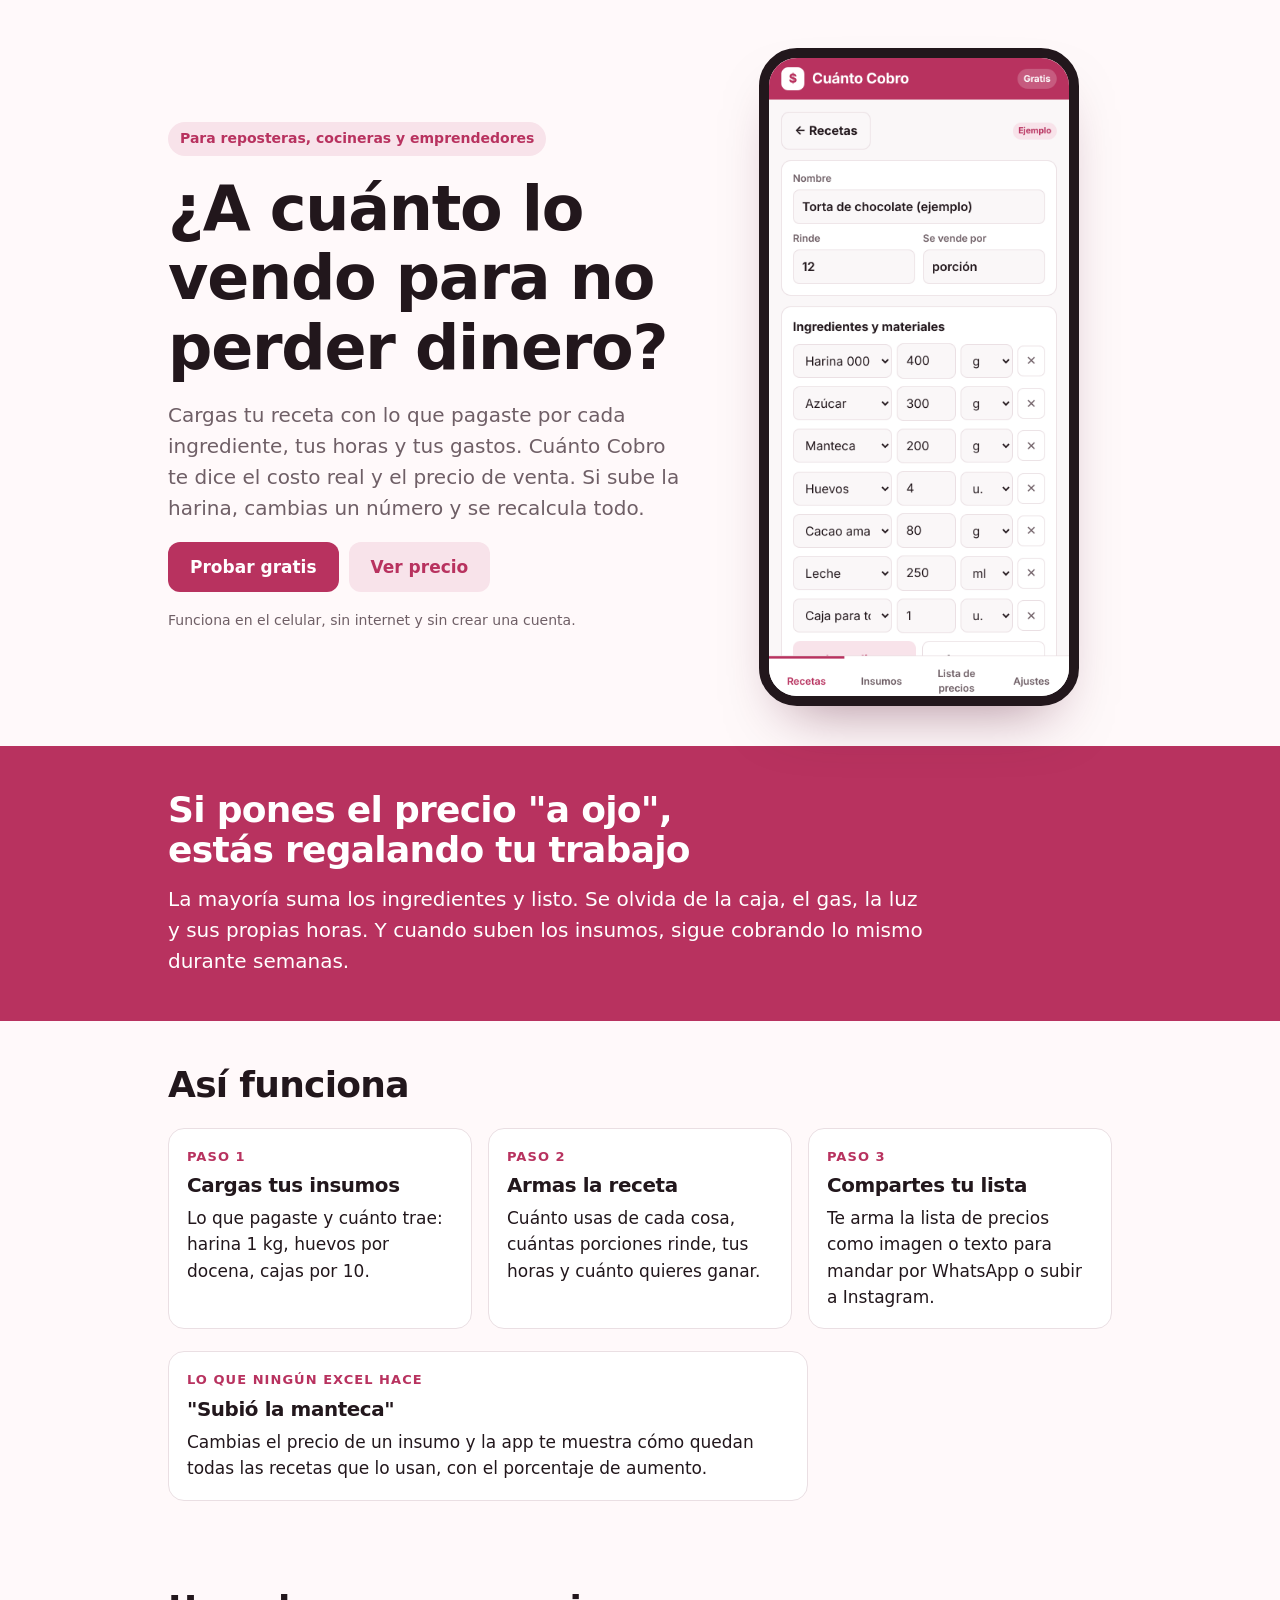
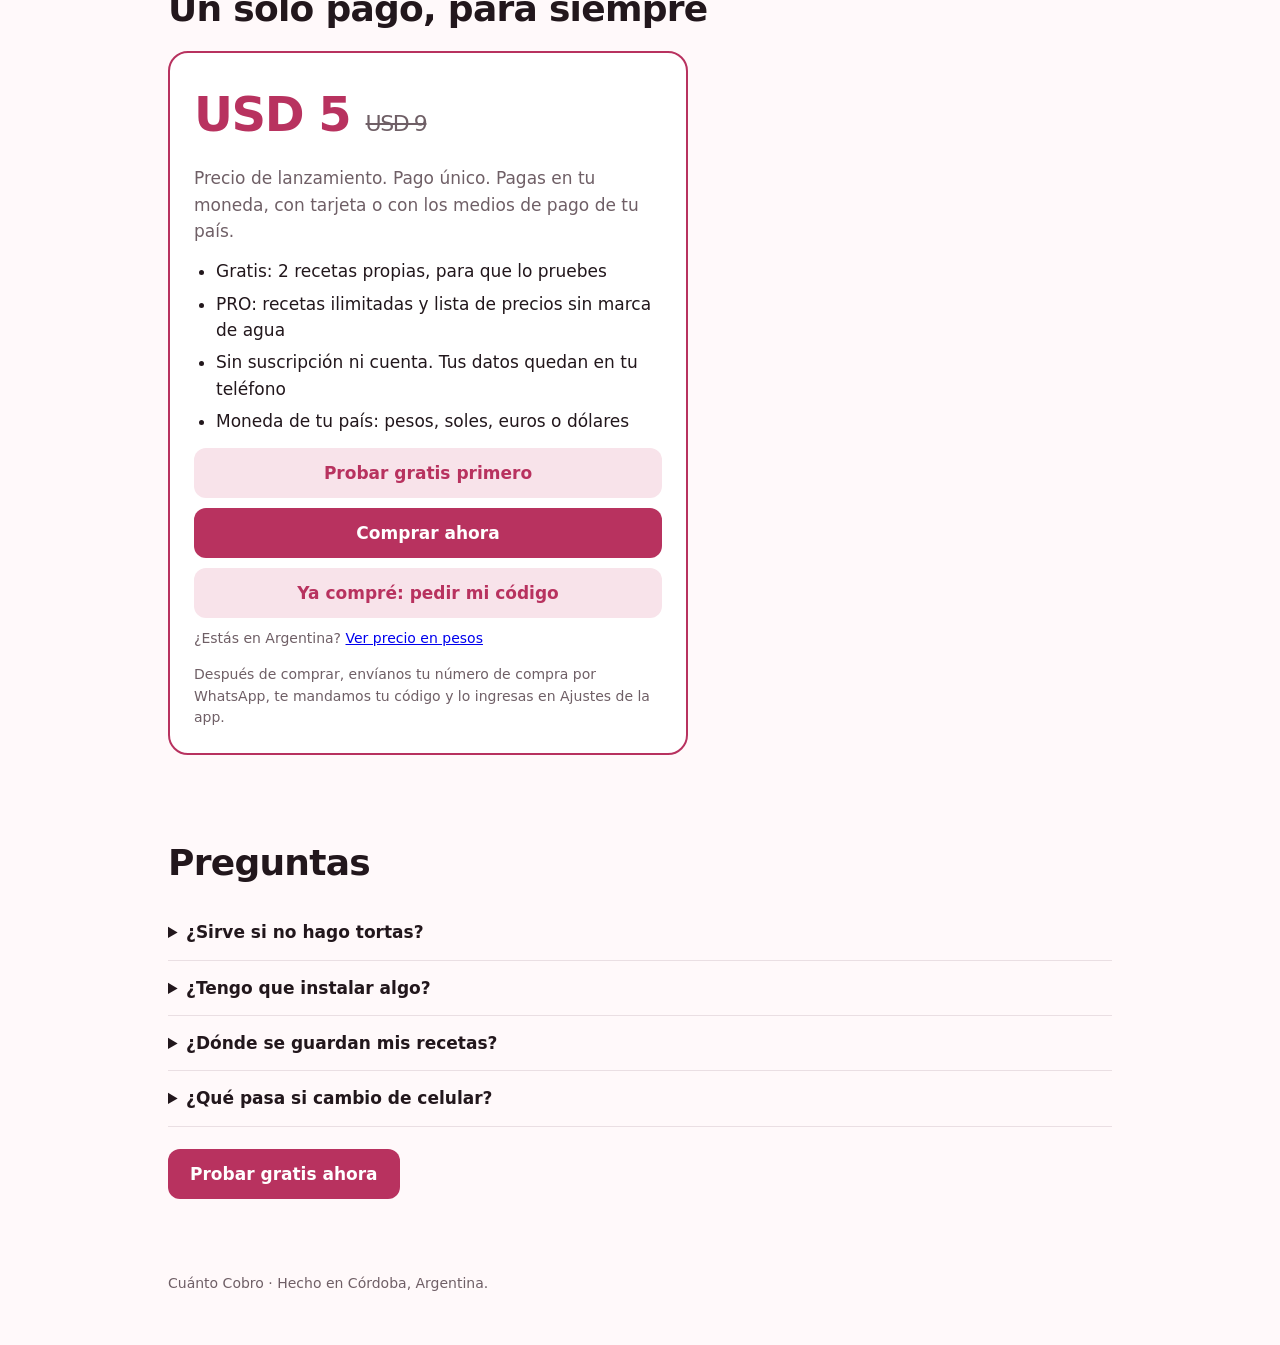
<file: index.html>
<!doctype html>
<html lang="es">
<head>
<meta charset="utf-8">
<meta name="viewport" content="width=device-width, initial-scale=1, viewport-fit=cover">
<title>Cuánto Cobro · Calculá a cuánto vender tus productos</title>
<meta name="description" content="La app para reposteras y emprendedores: cargás tu receta y te dice cuánto te cuesta y a cuánto venderla. Si sube un insumo, recalcula todo.">
<meta property="og:title" content="Cuánto Cobro">
<meta property="og:description" content="¿A cuánto lo vendo para no perder plata? Cargá tu receta y te lo dice en segundos.">
<meta property="og:image" content="captura.png">
<meta name="theme-color" content="#B8325F">
<link rel="icon" href="icons/icon.svg" type="image/svg+xml">
<style>
:root{--bg:#FFF9FA;--fg:#22171C;--muted:#6F5F66;--line:#EADFE3;--accent:#B8325F;--accent-fg:#fff;--soft:#F8E3EA;--surface:#fff;
  --f:system-ui,-apple-system,"Segoe UI",Roboto,"Helvetica Neue",Arial,sans-serif;color-scheme:light}
@media (prefers-color-scheme:dark){:root{--bg:#161013;--fg:#F3EBEE;--muted:#B9A8AF;--line:#3A2E33;--accent:#FF7EA6;--accent-fg:#2A0D17;--soft:#3D1D28;--surface:#21191D;color-scheme:dark}}
*{box-sizing:border-box}
body{margin:0;background:var(--bg);color:var(--fg);font:17px/1.55 var(--f)}
.w{max-width:980px;margin:0 auto;padding-left:max(18px,env(safe-area-inset-left,0px));padding-right:max(18px,env(safe-area-inset-right,0px))}
h1,h2,h3{line-height:1.12;margin:0;text-wrap:balance;letter-spacing:-.02em}
h1{font-size:clamp(36px,7vw,62px);font-weight:850}
h2{font-size:clamp(26px,4vw,36px)}
p{margin:0}
.hero{display:grid;grid-template-columns:minmax(0,1.15fr) minmax(0,.85fr);gap:36px;align-items:center;padding-block:48px 40px}
@media (max-width:760px){.hero{grid-template-columns:1fr;padding-top:28px}}
.hero .txt{display:flex;flex-direction:column;gap:18px}
.tag{display:inline-block;align-self:flex-start;background:var(--soft);color:var(--accent);font-weight:700;font-size:14px;padding:6px 12px;border-radius:99px}
.lead{font-size:20px;color:var(--muted)}
.cta{display:flex;gap:10px;flex-wrap:wrap}
.btn{border:0;border-radius:12px;padding:15px 22px;font:700 17px var(--f);cursor:pointer;background:var(--accent);color:var(--accent-fg);text-decoration:none;display:inline-block;text-align:center}
.btn.sec{background:var(--soft);color:var(--accent)}
.btn:focus-visible{outline:3px solid var(--fg);outline-offset:2px}
.tel{justify-self:center;width:min(320px,100%);aspect-ratio:9/18.5;border-radius:38px;border:10px solid var(--fg);overflow:hidden;background:var(--surface);box-shadow:0 30px 60px -30px rgba(80,10,40,.5)}
.tel img{width:100%;height:100%;object-fit:cover;object-position:top;display:block}
section{padding-block:44px;display:flex;flex-direction:column;gap:22px}
.dolor{background:var(--accent);color:var(--accent-fg)}
.dolor .w{display:flex;flex-direction:column;gap:14px;padding-block:44px}
.dolor p{font-size:20px;max-width:60ch}
.pasos{display:grid;grid-template-columns:repeat(auto-fit,minmax(240px,1fr));gap:16px}
.paso{background:var(--surface);border:1px solid var(--line);border-radius:16px;padding:18px;display:flex;flex-direction:column;gap:8px}
.paso b{font-size:13px;letter-spacing:.08em;text-transform:uppercase;color:var(--accent)}
.precio{background:var(--surface);border:2px solid var(--accent);border-radius:20px;padding:24px;display:flex;flex-direction:column;gap:14px;max-width:520px}
.monto{font-size:48px;font-weight:850;color:var(--accent);letter-spacing:-.03em}
.monto s{font-size:22px;color:var(--muted);font-weight:500}
ul{margin:0;padding-left:22px;display:flex;flex-direction:column;gap:6px}
details{border-bottom:1px solid var(--line);padding-block:14px}
summary{font-weight:700;cursor:pointer}
details p{margin-top:8px;color:var(--muted)}
.alias{font-family:ui-monospace,Menlo,Consolas,monospace;background:var(--bg);border:1px dashed var(--line);border-radius:10px;padding:10px;user-select:all}
footer{padding-block:30px 50px;color:var(--muted);font-size:14px}
</style>
</head>
<body>
<div class="w hero">
  <div class="txt">
    <span class="tag">Para reposteras, cocineras y emprendedores</span>
    <h1 data-tu="¿A cuánto lo vendo para no perder dinero?">¿A cuánto lo vendo para no perder plata?</h1>
    <p class="lead" data-tu="Cargas tu receta con lo que pagaste por cada ingrediente, tus horas y tus gastos. Cuánto Cobro te dice el costo real y el precio de venta. Si sube la harina, cambias un número y se recalcula todo.">Cargás tu receta con lo que pagaste cada ingrediente, tus horas y tus gastos. Cuánto Cobro te dice el costo real y el precio de venta. Si sube la harina, cambiás un número y se recalcula todo.</p>
    <div class="cta"><a class="btn" href="app.html">Probar gratis</a><a class="btn sec" href="#precio">Ver precio</a></div>
    <p class="muted" style="font-size:14px;color:var(--muted)" data-tu="Funciona en el celular, sin internet y sin crear una cuenta.">Funciona en el celular, sin internet y sin crear cuenta.</p>
  </div>
  <div class="tel"><img src="captura.png" alt="La app mostrando el precio sugerido de una torta de chocolate"></div>
</div>

<div class="dolor"><div class="w">
  <h2 data-tu="Si pones el precio &quot;a ojo&quot;, estás regalando tu trabajo">Si ponés el precio "a ojo", estás regalando tu trabajo</h2>
  <p>La mayoría suma los ingredientes y listo. Se olvida de la caja, el gas, la luz y sus propias horas. Y cuando suben los insumos, sigue cobrando lo mismo durante semanas.</p>
</div></div>

<section class="w">
  <h2>Así funciona</h2>
  <div class="pasos">
    <div class="paso"><b>Paso 1</b><h3 data-tu="Cargas tus insumos">Cargás tus insumos</h3><p>Lo que pagaste y cuánto trae: harina 1 kg, huevos por docena, cajas por 10.</p></div>
    <div class="paso"><b>Paso 2</b><h3 data-tu="Armas la receta">Armás la receta</h3><p data-tu="Cuánto usas de cada cosa, cuántas porciones rinde, tus horas y cuánto quieres ganar.">Cuánto usás de cada cosa, cuántas porciones rinde, tus horas y cuánto querés ganar.</p></div>
    <div class="paso"><b>Paso 3</b><h3 data-tu="Compartes tu lista">Compartís tu lista</h3><p>Te arma la lista de precios como imagen o texto para mandar por WhatsApp o subir a Instagram.</p></div>
  </div>
  <div class="paso" style="max-width:640px"><b>Lo que ningún Excel hace</b><h3>"Subió la manteca"</h3><p data-tu="Cambias el precio de un insumo y la app te muestra cómo quedan todas las recetas que lo usan, con el porcentaje de aumento.">Cambiás el precio de un insumo y la app te muestra cómo quedan todas las recetas que lo usan, con el porcentaje de aumento.</p></div>
</section>

<section class="w" id="precio">
  <h2>Un solo pago, para siempre</h2>
  <div class="precio">
    <div class="monto"><span id="p-ar">$ 5.900</span> <s id="p-ar-antes">$ 9.900</s></div>
    <p class="muted" id="p-usd" style="color:var(--muted)">Precio de lanzamiento en Argentina. Desde otros países: USD 5.</p>
    <ul><li>Gratis: 2 recetas propias, para que lo pruebes</li><li>PRO: recetas ilimitadas y lista de precios sin marca de agua</li><li>Sin suscripción ni cuenta. Tus datos quedan en tu teléfono</li><li>Moneda de tu país: pesos, soles, euros o dólares</li></ul>
    <div id="pagos" style="display:flex;flex-direction:column;gap:10px"></div>
    <p style="font-size:14px;color:var(--muted)" data-tu="Después de comprar, envíanos tu número de compra por WhatsApp, te mandamos tu código y lo ingresas en Ajustes de la app.">Después de pagar te mandamos tu código por WhatsApp y lo ingresás en Ajustes de la app.</p>
  </div>
</section>

<section class="w">
  <h2>Preguntas</h2>
  <div>
    <details><summary>¿Sirve si no hago tortas?</summary><p>Sí. Sirve para cualquier cosa que fabriques: comida, velas, jabones, bijouterie, sublimados. Si tiene insumos y horas de trabajo, se calcula igual.</p></details>
    <details><summary>¿Tengo que instalar algo?</summary><p data-tu="No hace falta. Se abre desde el navegador. Si quieres, la agregas a la pantalla de inicio y queda como una app que funciona sin internet.">No hace falta. Se abre desde el navegador. Si querés, la agregás a la pantalla de inicio y queda como una app que funciona sin internet.</p></details>
    <details><summary>¿Dónde se guardan mis recetas?</summary><p data-tu="En tu teléfono. Desde Ajustes puedes guardar una copia para pasarla a otro celular.">En tu teléfono. Desde Ajustes podés guardar una copia para pasarla a otro celular.</p></details>
    <details><summary>¿Qué pasa si cambio de celular?</summary><p data-tu="Guardas una copia en el viejo, la cargas en el nuevo y vuelves a ingresar tu código PRO.">Guardás una copia en el viejo, la cargás en el nuevo y volvés a ingresar tu código PRO.</p></details>
  </div>
  <div class="cta"><a class="btn" href="app.html">Probar gratis ahora</a></div>
</section>

<footer class="w">Cuánto Cobro · Hecho en Córdoba, Argentina.</footer>

<script src="config.js"></script>
<script src="region.js"></script>
<script>
(function(){
  var C = window.CC_CONFIG || {};
  function esc(s){return String(s||"").replace(/[&<>"']/g,function(c){return{"&":"&amp;","<":"&lt;",">":"&gt;",'"':"&quot;","'":"&#39;"}[c]})}
  var lanz = C.lanzamientoActivo;
  var ar = (window.CC_REGION || { ar: true }).ar;
  var $p = document.getElementById("p-ar"), antes = document.getElementById("p-ar-antes"), nota = document.getElementById("p-usd");
  var wa = function(txt, label, cls){ return C.whatsappVentas ? '<a class="btn ' + cls + '" href="https://wa.me/' + esc(C.whatsappVentas) + '?text=' + encodeURIComponent(txt) + '" target="_blank" rel="noopener">' + label + '</a>' : ""; };
  var h = "";
  if (ar) {
    $p.textContent = lanz ? C.precioLanzamientoAR : C.precioAR;
    if (lanz) antes.textContent = C.precioAR; else antes.hidden = true;
    nota.textContent = (lanz ? "Precio de lanzamiento en Argentina. " : "Precio en Argentina. ") + "Desde otros países: " + (lanz ? C.precioLanzamientoUSD : C.precioUSD) + ".";
    if (C.linkPagoAR) h += '<a class="btn" href="' + esc(C.linkPagoAR) + '" target="_blank" rel="noopener">Pagar con Mercado Pago</a>';
    if (C.aliasMP || C.aliasNX) {
      h += '<div style="display:flex;flex-direction:column;gap:6px"><p style="font-size:14px;color:var(--muted)">' + (C.linkPagoAR ? "O transferí" : "Transferí") + ' a cualquiera de estos alias' + (C.titularAlias ? " (a nombre de " + esc(C.titularAlias) + ")" : "") + ':</p>';
      if (C.aliasMP) h += '<div class="alias">Mercado Pago: ' + esc(C.aliasMP) + '</div>';
      if (C.aliasNX) h += '<div class="alias">Naranja X: ' + esc(C.aliasNX) + '</div>';
      h += '</div>';
    }
    h += wa("Hola! Quiero Cuánto Cobro PRO", "Escribinos por WhatsApp", "sec");
    if (C.linkPagoInternacional) h += '<p style="font-size:14px;color:var(--muted)">¿Estás en otro país? <a href="?pais=int">Ver precio en dólares</a></p>';
  } else {
    document.querySelectorAll("[data-tu]").forEach(function(el){ el.textContent = el.getAttribute("data-tu"); });
    document.title = "Cuánto Cobro · Calcula a cuánto vender tus productos";
    $p.textContent = lanz ? C.precioLanzamientoUSD : C.precioUSD;
    if (lanz) antes.textContent = C.precioUSD; else antes.hidden = true;
    nota.textContent = (lanz ? "Precio de lanzamiento. " : "") + "Pago único. Pagas en tu moneda, con tarjeta o con los medios de pago de tu país.";
    if (C.linkPagoInternacional) h += '<a class="btn" href="' + esc(C.linkPagoInternacional) + '" target="_blank" rel="noopener">Comprar ahora</a>' + wa("¡Hola! Ya compré Cuánto Cobro PRO por Hotmart, mi número de compra es: ", "Ya compré: pedir mi código", "sec");
    else { h += wa("¡Hola! Quiero Cuánto Cobro PRO. ¿Cómo lo pago desde mi país?", "Comprar por WhatsApp", ""); document.querySelector("[data-tu^='Después de pagar']").textContent = "Escríbenos por WhatsApp, te pasamos cómo pagar desde tu país y te mandamos tu código."; }
    h += '<p style="font-size:14px;color:var(--muted)">¿Estás en Argentina? <a href="?pais=ar">Ver precio en pesos</a></p>';
  }
  h = '<a class="btn' + (h ? " sec" : "") + '" href="app.html">' + (h ? "Probar gratis primero" : "Probar gratis") + '</a>' + h;
  document.getElementById("pagos").innerHTML = h;
})();
</script>
</body>
</html>
</file>
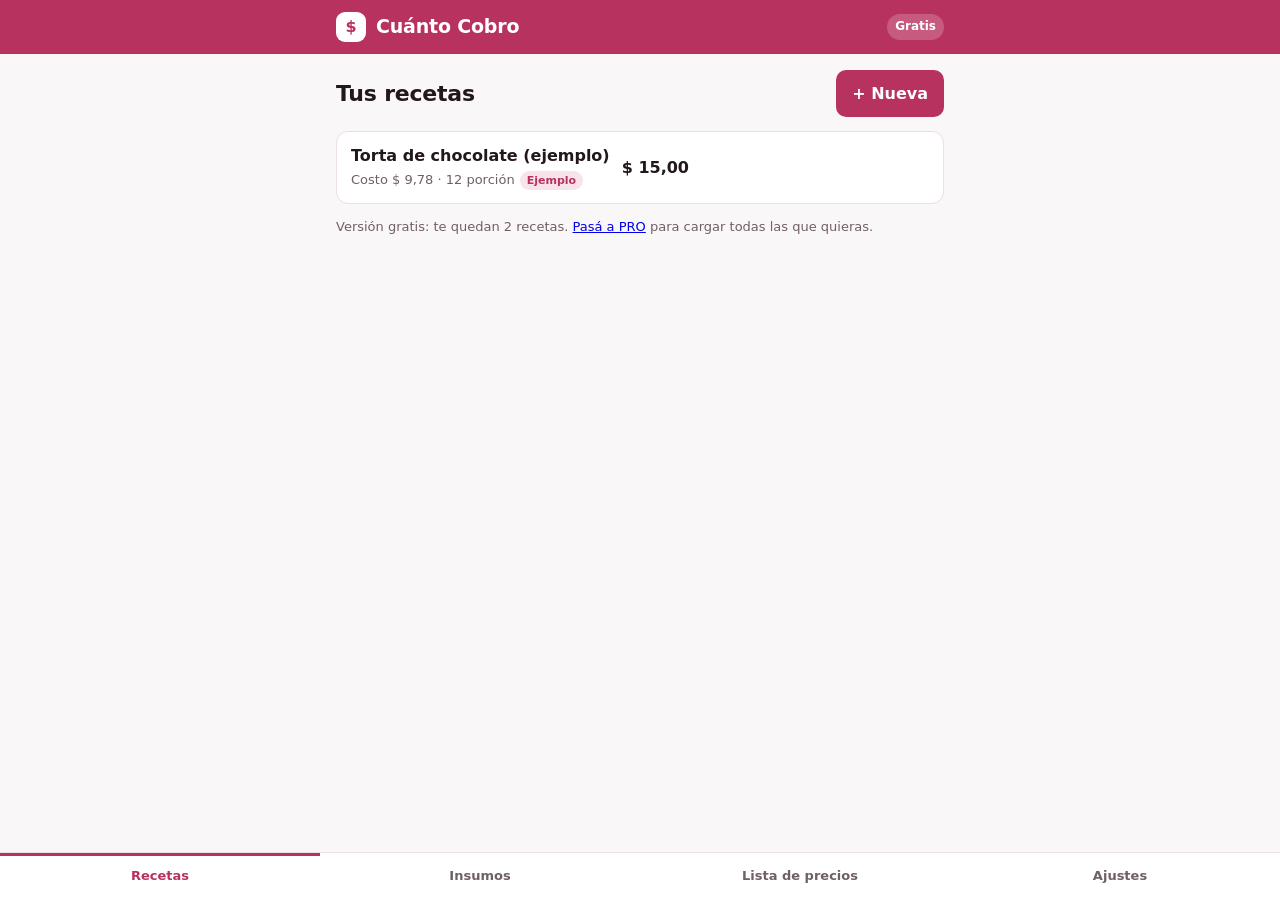
<file: app.html>
<!doctype html>
<html lang="es">
<head>
<meta charset="utf-8">
<meta name="viewport" content="width=device-width, initial-scale=1, viewport-fit=cover">
<title>Cuánto Cobro</title>
<meta name="description" content="Calculá el costo real y el precio de venta de tus recetas y productos.">
<meta name="theme-color" content="#B8325F">
<link rel="manifest" href="manifest.webmanifest">
<link rel="icon" href="icons/icon.svg" type="image/svg+xml">
<link rel="apple-touch-icon" href="icons/icon-192.png">
<link rel="stylesheet" href="app.css">
</head>
<body>
<header class="top">
  <div class="top-in">
    <span class="logo" aria-hidden="true">$</span>
    <h1 id="titulo">Cuánto Cobro</h1>
    <span id="plan" class="plan"></span>
  </div>
</header>
<main id="vista" class="vista" tabindex="-1"></main>
<nav class="tabs" aria-label="Secciones">
  <button data-ir="recetas" class="tab">Recetas</button>
  <button data-ir="insumos" class="tab">Insumos</button>
  <button data-ir="lista" class="tab">Lista de precios</button>
  <button data-ir="ajustes" class="tab">Ajustes</button>
</nav>
<div id="hoja" class="hoja" hidden></div>
<div id="toast" class="toast" role="status" hidden></div>
<script src="config.js"></script>
<script src="region.js"></script>
<script src="codes.js"></script>
<script src="calc.js"></script>
<script src="app.js"></script>
</body>
</html>
</file>
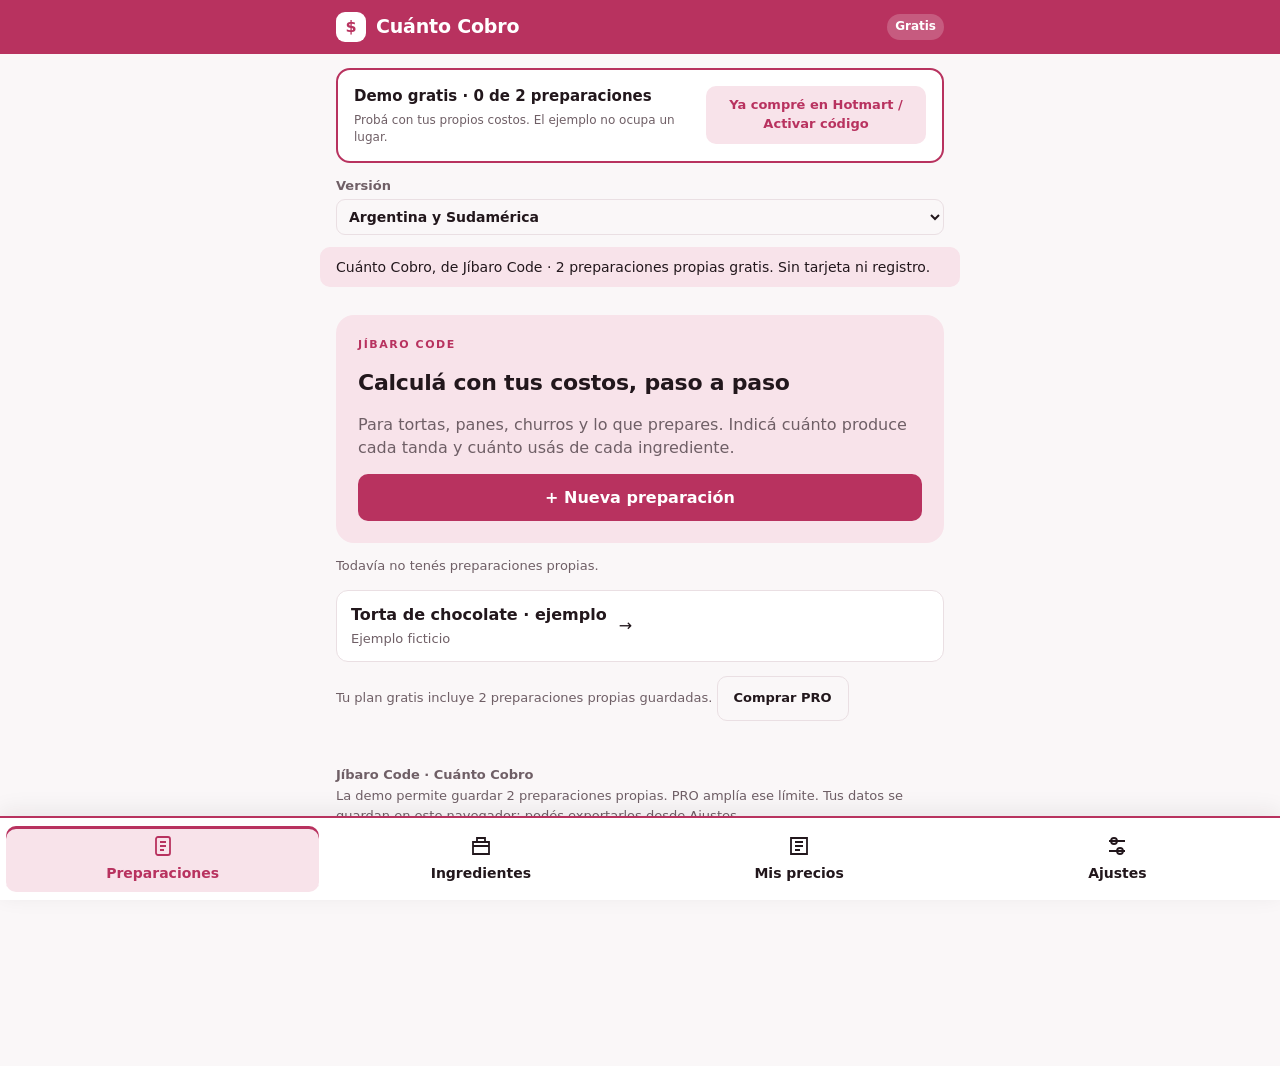
<file: demo.html>
<!doctype html>
<html lang="es">
<head>
<meta charset="utf-8">
<meta name="viewport" content="width=device-width, initial-scale=1, viewport-fit=cover">
<title>Cuánto Cobro · Demo gratis · Jíbaro Code</title>
<meta name="description" content="Calculá el costo real y el precio de venta de tus recetas y productos.">
<meta name="theme-color" content="#B8325F">



<style>:root{
  --bg:#FAF7F8; --surface:#FFFFFF; --fg:#22171C; --muted:#6F5F66; --line:#EADFE3;
  --accent:#B8325F; --accent-fg:#FFFFFF; --accent-soft:#F8E3EA;
  --up:#B42318; --up-soft:#FDE7E4; --ok:#1D7A4E; --ok-soft:#E1F3E9;
  --r:12px;
  --f:system-ui,-apple-system,"Segoe UI",Roboto,"Helvetica Neue",Arial,sans-serif;
  color-scheme:light;
}
@media (prefers-color-scheme:dark){:root{
  --bg:#161013; --surface:#21191D; --fg:#F3EBEE; --muted:#B9A8AF; --line:#3A2E33;
  --accent:#FF7EA6; --accent-fg:#2A0D17; --accent-soft:#3D1D28;
  --up:#FF8A80; --up-soft:#3B1A18; --ok:#6BD5A0; --ok-soft:#14301F; color-scheme:dark}}
*{box-sizing:border-box}
html,body{margin:0}
[hidden]{display:none!important}
body{background:var(--bg);color:var(--fg);font:16px/1.45 var(--f);min-height:100vh;
  padding-bottom:calc(72px + env(safe-area-inset-bottom,0px))}
button,input,select{font:inherit;color:inherit}
.top{position:sticky;top:0;z-index:5;background:var(--accent);color:var(--accent-fg);padding-top:env(safe-area-inset-top,0px)}
.top-in{max-width:640px;margin:0 auto;display:flex;align-items:center;gap:10px;padding:12px max(16px,env(safe-area-inset-left,0px)) 12px max(16px,env(safe-area-inset-right,0px))}
.top h1{font-size:19px;margin:0;flex:1;letter-spacing:-.01em}
.logo{width:30px;height:30px;border-radius:9px;background:var(--accent-fg);color:var(--accent);display:grid;place-items:center;font-weight:800}
.plan{font-size:12px;font-weight:700;padding:4px 8px;border-radius:99px;background:rgba(255,255,255,.2);white-space:nowrap}
.vista{max-width:640px;margin:0 auto;padding:16px max(16px,env(safe-area-inset-right,0px)) 24px max(16px,env(safe-area-inset-left,0px));display:flex;flex-direction:column;gap:14px;outline:none}
.tabs{position:fixed;left:0;right:0;bottom:0;z-index:6;background:var(--surface);border-top:1px solid var(--line);display:grid;grid-template-columns:repeat(4,1fr);
  padding:0 env(safe-area-inset-right,0px) env(safe-area-inset-bottom,0px) env(safe-area-inset-left,0px)}
.tab{background:none;border:0;padding:14px 4px;font-size:13px;font-weight:600;color:var(--muted);cursor:pointer}
.tab[aria-current="page"]{color:var(--accent);box-shadow:inset 0 3px 0 var(--accent)}
h2{font-size:22px;margin:0;letter-spacing:-.01em}
h3{font-size:16px;margin:0}
p{margin:0}
.muted{color:var(--muted)}
.small{font-size:13px}
.card{background:var(--surface);border:1px solid var(--line);border-radius:var(--r);padding:14px;display:flex;flex-direction:column;gap:10px}
.fila{display:flex;align-items:center;gap:10px;min-width:0}
.fila>.crece{flex:1;min-width:0}
.lista{display:flex;flex-direction:column;gap:8px}
.item{background:var(--surface);border:1px solid var(--line);border-radius:var(--r);padding:12px 14px;display:flex;align-items:center;gap:12px;cursor:pointer;text-align:left;width:100%}
.item:hover{border-color:var(--accent)}
.item .nombre{font-weight:650;overflow:hidden;text-overflow:ellipsis;white-space:nowrap}
.precio{font-variant-numeric:tabular-nums;font-weight:700;white-space:nowrap}
.precio.grande{font-size:30px;color:var(--accent);letter-spacing:-.02em}
.badge{font-size:11px;font-weight:700;padding:3px 7px;border-radius:99px;white-space:nowrap}
.b-up{background:var(--up-soft);color:var(--up)}
.b-ok{background:var(--ok-soft);color:var(--ok)}
.b-ej{background:var(--accent-soft);color:var(--accent)}
.btn{border:0;border-radius:10px;padding:12px 16px;font-weight:700;cursor:pointer;background:var(--accent);color:var(--accent-fg);text-align:center;text-decoration:none;display:inline-block}
.btn.sec{background:var(--accent-soft);color:var(--accent)}
.btn.borde{background:none;border:1px solid var(--line);color:var(--fg)}
.btn.peligro{background:none;color:var(--up);border:1px solid var(--line)}
.btn.ancho{width:100%}
.btns{display:flex;gap:8px;flex-wrap:wrap}
.btns>.btn{flex:1 1 140px}
label{display:flex;flex-direction:column;gap:4px;font-size:13px;color:var(--muted);font-weight:600;min-width:0}
input,select{width:100%;background:var(--bg);border:1px solid var(--line);border-radius:9px;padding:10px 11px;font-size:16px;color:var(--fg)}
input:focus,select:focus,.btn:focus-visible,.item:focus-visible,.tab:focus-visible{outline:2px solid var(--accent);outline-offset:1px}
.grid2{display:grid;grid-template-columns:1fr 1fr;gap:10px}
.grid3{display:grid;grid-template-columns:1.6fr 1fr 1fr;gap:8px;align-items:end}
.ing{display:grid;grid-template-columns:minmax(0,1.7fr) minmax(0,1fr) minmax(0,.9fr) 36px;gap:6px;align-items:center}
.x{background:none;border:1px solid var(--line);border-radius:8px;height:40px;cursor:pointer;color:var(--muted)}
.res{display:flex;flex-direction:column;gap:6px;font-variant-numeric:tabular-nums}
.res .r{display:flex;justify-content:space-between;gap:8px}
.res .tot{border-top:1px dashed var(--line);padding-top:6px;font-weight:700}
.vacio{text-align:center;padding:28px 12px;display:flex;flex-direction:column;gap:10px;align-items:center}
.aviso{background:var(--up-soft);color:var(--up);border-radius:var(--r);padding:12px 14px;display:flex;flex-direction:column;gap:8px}
.aviso .fila{color:var(--fg)}
.hoja{position:fixed;inset:0;z-index:20;background:rgba(20,8,12,.5);display:flex;align-items:flex-end;justify-content:center}
.hoja-in{background:var(--bg);width:100%;max-width:640px;max-height:90vh;overflow:auto;border-radius:18px 18px 0 0;padding:18px max(16px,env(safe-area-inset-right,0px)) calc(18px + env(safe-area-inset-bottom,0px)) max(16px,env(safe-area-inset-left,0px));display:flex;flex-direction:column;gap:12px}
.toast{position:fixed;left:50%;transform:translateX(-50%);bottom:calc(84px + env(safe-area-inset-bottom,0px));background:var(--fg);color:var(--bg);padding:10px 16px;border-radius:99px;z-index:30;font-weight:600;font-size:14px;max-width:90vw}
.check{flex-direction:row;align-items:center;gap:10px;font-size:15px;color:var(--fg);font-weight:500}
.check input{width:22px;height:22px}
canvas.prev{width:100%;height:auto;border-radius:var(--r);border:1px solid var(--line)}
.copiar{font-family:ui-monospace,Menlo,Consolas,monospace;background:var(--surface);border:1px dashed var(--line);border-radius:9px;padding:10px;user-select:all;word-break:break-all}

/* Guided recipe flow and market controls. */
.locale-bar{max-width:640px;margin:0 auto;padding:14px 16px 0}
.locale-controls{display:flex;gap:12px;flex-wrap:wrap;align-items:end}
.locale-controls label{flex:1;min-width:135px}.locale-controls select{font-size:14px;padding:8px}
.welcome{display:flex;flex-direction:column;gap:14px;background:var(--accent-soft);border-radius:18px;padding:22px}
.eyebrow{font-size:11px;letter-spacing:.14em;font-weight:750;color:var(--accent)}
.wizard{list-style:none;display:flex;gap:12px;margin:0;padding:0;justify-content:space-between}
.wizard li{display:grid;place-items:center;width:38px;height:38px;border-radius:50%;border:1px solid var(--line);font-weight:700;color:var(--muted)}
.wizard li[aria-current]{background:var(--accent);color:var(--accent-fg);border-color:var(--accent)}
.notice{padding:12px;background:var(--accent-soft);border-radius:10px;color:var(--fg)}
.ingredient-row{border:1px solid var(--line);border-radius:12px;padding:12px;display:flex;flex-direction:column;gap:10px}
.card h2{font-size:21px}.card{gap:16px}.res{gap:12px}.res .r{align-items:baseline}.res .r span{flex:1}.res .r strong{text-align:right}
#result{display:flex;flex-direction:column;gap:15px}details summary{cursor:pointer;font-weight:650}details .res{margin:14px 0}
.item .nombre{white-space:normal;overflow-wrap:anywhere}.item{overflow-wrap:anywhere}
@media(max-width:380px){.grid2{grid-template-columns:1fr}.top h1{font-size:17px}.res .r{flex-wrap:wrap}.precio.grande{font-size:27px}}

/* Prominent navigation and demo activation, including touch targets. */
body{padding-bottom:calc(98px + env(safe-area-inset-bottom,0px))}
.tabs{background:var(--surface);border-top:2px solid var(--accent);box-shadow:0 -5px 22px #22171c13;padding:8px max(6px,env(safe-area-inset-right,0px)) calc(8px + env(safe-area-inset-bottom,0px)) max(6px,env(safe-area-inset-left,0px));gap:5px}
.tab{min-height:66px;padding:8px 2px;display:flex;flex-direction:column;align-items:center;justify-content:center;gap:5px;color:var(--fg);font-size:14px;font-weight:750;border-radius:10px}
.tab svg{height:24px;width:24px;flex:none}
.tab[aria-current="page"]{background:var(--accent-soft);color:var(--accent);box-shadow:inset 0 3px 0 var(--accent)}
.demo-status{max-width:608px;margin:14px auto 0;padding:14px 16px;display:flex;align-items:center;justify-content:space-between;gap:12px;border:2px solid var(--accent);border-radius:14px;background:var(--surface)}
.demo-status strong{font-size:15px}.demo-status p{font-size:12px;color:var(--muted);margin-top:4px}.demo-status button{font-size:13px;max-width:220px;padding:10px}
@media(max-width:650px){.demo-status{margin:12px 16px 0;flex-direction:column;align-items:stretch}.demo-status button{max-width:none}.tab{font-size:12px;min-height:62px}}
</style>
</head>
<body>
<header class="top">
  <div class="top-in">
    <span class="logo" aria-hidden="true">$</span>
    <h1 id="titulo">Cuánto Cobro</h1>
    <span id="plan" class="plan"></span>
  </div>
</header>
<div id="demo-status" class="demo-status"></div>
<div id="locale" class="locale-bar"></div>
<p id="demo-trust" style="max-width:640px;margin:12px auto;padding:12px 16px;background:#f8e3ea;color:#22171c;border-radius:10px;font:14px system-ui">Cuánto Cobro, de Jíbaro Code · 2 preparaciones propias gratis. Sin tarjeta ni registro.</p><main id="vista" class="vista" tabindex="-1"></main>
<nav class="tabs" aria-label="Secciones">
  <button data-ir="recetas" class="tab">Recetas</button>
  <button data-ir="insumos" class="tab">Insumos</button>
  <button data-ir="lista" class="tab">Lista de precios</button>
  <button data-ir="ajustes" class="tab">Ajustes</button>
</nav>
<footer style="max-width:640px;margin:0 auto;padding:20px 16px 120px;font:13px/1.6 system-ui;color:#6f5f66"><strong>Jíbaro Code · Cuánto Cobro</strong><br><span id="footer-terms">La demo permite guardar 2 preparaciones propias. PRO amplía ese límite. Tus datos se guardan en este navegador; podés exportarlos desde Ajustes.</span><br><a href="https://wa.me/5493517021924?text=Hola%2C%20tengo%20una%20consulta%20sobre%20la%20demo%20de%20Cu%C3%A1nto%20Cobro" target="_blank" rel="noopener" style="color:#b8325f;font-weight:700">WhatsApp · Jíbaro Code</a></footer>
<div id="hoja" class="hoja" hidden></div>
<div id="toast" class="toast" role="status" hidden></div>
<script>
// Datos de venta. Es el único archivo que hay que tocar para cambiar precios o medios de cobro.
// Si un campo queda vacío, su botón no aparece.
window.CC_CONFIG = {
  marca: "Cuánto Cobro",
  whatsappVentas: "5493517021924", // solo números con código de país, ej: "5493511234567"
  aliasMP: "jibaro.code",      // alias de Mercado Pago para transferencias
  aliasNX: "jibaro.code.nx",   // alias de Naranja X
  titularAlias: "",            // nombre que ve el cliente al transferir
  linkPagoAR: "https://mpago.la/1vfzfRj", // link de pago de Mercado Pago (Argentina)
  linkPagoInternacional: "https://pay.hotmart.com/L108185304C", // Hotmart o Lemon Squeezy (resto del mundo)
  precioAR: "$ 9.900",         // precio que se muestra en Argentina
  precioLanzamientoAR: "$ 5.900",
  precioUSD: "USD 9",
  precioLanzamientoUSD: "USD 5",
  lanzamientoActivo: true,
  recetasGratis: 2
};

</script>
<script>
window.CC_LOCAL_DEFAULT={"market": "latam", "lang": "es", "currency": null};
// Market, language and default currency are independent. No exchange-rate conversion.
(function(){
  var p=new URLSearchParams(location.search),zone='';try{zone=Intl.DateTimeFormat().resolvedOptions().timeZone||'';}catch(e){}
  function get(k){try{return localStorage.getItem(k);}catch(e){return null;}}
  function set(k,v){try{localStorage.setItem(k,v);}catch(e){}}
  var zones=[[/Argentina|Buenos_Aires|Cordoba|Mendoza/,'ARS'],[/Bogota/,'COP'],[/Santiago|Punta_Arenas|Easter/,'CLP'],[/Lima/,'PEN'],[/Montevideo/,'UYU'],[/Asuncion/,'PYG'],[/La_Paz/,'BOB'],[/Sao_Paulo|Fortaleza|Manaus|Recife|Bahia|Belem|Cuiaba|Porto_Velho|Rio_Branco|Araguaina|Maceio|Santarem|Noronha|Campo_Grande|Boa_Vista/,'BRL'],[/Caracas/,'VES'],[/Mexico_City|Monterrey|Tijuana/,'MXN']];
  var currency='USD';zones.forEach(function(x){if(x[0].test(zone))currency=x[1];});
  var defaults=window.CC_LOCAL_DEFAULT||{};if(defaults.currency)currency=defaults.currency;var market=p.get('region')||defaults.market;if(!['us','latam'].includes(market))market=p.get('pais')==='ar'?'latam':p.get('pais')==='int'?'us':get('cc_market')||(currency==='USD'?'us':'latam');
  if(p.has('region')||p.has('pais'))set('cc_market',market);
  var lang=p.get('lang')||defaults.lang||get('cc_lang')||'es';if(!['es','en'].includes(lang)||market==='latam')lang='es';
  set('cc_lang',lang);
  if(market==='us')currency='USD';
  if(p.get('pais')==='ar')currency='ARS';
  window.CC_REGION={market:market,lang:lang,moneda:currency,ar:currency==='ARS',zona:zone,locale:lang==='en'?'en-US':currency==='ARS'?'es-AR':'es-419'};
})();

</script>
<script>
(function(){
var R=window.CC_REGION;var D={demoStatus:['Demo gratis · {used} de {limit} preparaciones','Free demo · {used} of {limit} recipes'],demoHelp:['Probá con tus propios costos. El ejemplo no ocupa un lugar.','Try your own costs. The example does not use a slot.'],alreadyBought:['Ya compré en Hotmart / Activar código','Already bought on Hotmart / Activate code'],resume:['Continuá tu preparación pendiente','Continue your unfinished recipe'],activationTitle:['Activá tu compra PRO','Activate your PRO purchase'],
recipes:['Preparaciones','Recipes'],supplies:['Ingredientes','Ingredients'],list:['Mis precios','My prices'],settings:['Ajustes','Settings'],free:['Gratis','Free'],new:['+ Nueva preparación','+ New recipe'],name:['Nombre','Name'],unnamed:['Sin nombre','Untitled'],back:['← Preparaciones','← Recipes'],example:['Ejemplo ficticio','Fictional example'],exampleNote:['Los valores del ejemplo son ficticios. Reemplazalos con tus costos; no son precios de mercado ni cotizaciones.','Example values are fictional. Replace them with your own costs; they are not market prices or exchange rates.'],start:['Calculá con tus costos, paso a paso','Price your work, step by step'],intro:['Para tortas, panes, churros y lo que prepares. Indicá cuánto produce cada tanda y cuánto usás de cada ingrediente.','For cakes, bread, churros and anything you make. Enter your batch yield and the amount of each ingredient you use.'],step1:['1 · Tu preparación','1 · Your recipe'],step2:['2 · Ingredientes y materiales','2 · Ingredients & materials'],step3:['3 · Tu trabajo y otros gastos','3 · Your time & other costs'],step4:['4 · Costo y precio de venta','4 · Cost & selling price'],yield:['¿Cuánto produce esta tanda?','How much does this batch make?'],saleUnit:['¿Cómo lo vendés?','How do you sell it?'],yieldHelp:['Ej.: 12 unidades, 2 docenas o 0,5 kg. El precio individual corresponde a esa unidad de venta.','For example: 12 items, 2 dozen or 0.5 kg. The individual price is for one selected selling unit.'],u:['unidad','item'],doc:['docena','dozen'],portion:['porción','serving'],kg:['kg','kg'],g:['g','g'],l:['l','l'],ml:['ml','ml'],oz:['oz','oz'],lb:['lb','lb'],floz:['US fl oz','US fl oz'],cc:['cc','cc'],add:['+ Usar ingrediente existente','+ Use existing ingredient'],newSupply:['+ Nuevo ingrediente','+ New ingredient'],supply:['Ingrediente o material','Ingredient or material'],used:['Cantidad usada','Amount used'],unit:['Unidad','Unit'],remove:['Quitar','Remove'],hours:['Horas de trabajo','Work hours'],rate:['Valor de tu hora','Hourly rate'],extra:['+ Otro gasto','+ Other cost'],expense:['Gasto (caja, energía, envío…)','Cost (box, utilities, delivery…)'],amount:['Monto','Amount'],markup:['¿Qué porcentaje querés sumar al costo?','What percentage do you want to add to your cost?'],markupHelp:['Ej.: si tu costo es 100 y sumás 50%, el precio será 150. Tu trabajo ya está incluido en el costo.','For example: a cost of 100 plus 50% gives a selling price of 150. Your labor is already included in the cost.'],totalCost:['Costo total de la tanda','Total batch cost'],labor:['Tu trabajo','Your labor'],other:['Otros gastos','Other costs'],unitCost:['Costo por unidad de venta','Cost per selling unit'],unitPrice:['Precio sugerido por','Suggested price per'],batchPrice:['Ingreso por vender toda la tanda','Revenue from selling the whole batch'],profit:['Ganancia estimada de la tanda','Estimated batch profit'],margin:['Margen estimado sobre ventas','Estimated sales margin'],roundNote:['El redondeo se aplica a cada unidad de venta. El ingreso de la tanda es ese precio multiplicado por su rendimiento.','Rounding applies to each selling unit. Batch revenue is that price multiplied by the yield.'],estimate:['Estimación según los costos cargados. Agregá impuestos, comisiones, mermas y demás gastos que correspondan.','Estimate based on the costs entered. Include applicable taxes, payment fees, waste and other expenses.'],save:['Guardar preparación','Save recipe'],saved:['Preparación guardada en este dispositivo','Recipe saved on this device'],autosave:['Los cambios se guardan automáticamente en este dispositivo.','Changes are saved automatically on this device.'],delete:['Borrar preparación','Delete recipe'],confirmDelete:['¿Borrar esta preparación?','Delete this recipe?'],incomplete:['Completá los datos antes de calcular o compartir un precio.','Complete the details before calculating or sharing a price.'],ingredients:['Agregá al menos un ingrediente o material.','Add at least one ingredient or material.'],ingredient:['Revisá precio y tamaño de compra, cantidad usada y unidades compatibles de cada ingrediente.','Check purchase price, pack size, amount used and compatible units for each ingredient.'],laborError:['Indicá horas válidas y un valor por hora mayor a cero si cargás trabajo.','Enter valid hours and a positive hourly rate when including labor.'],extras:['Revisá los importes de otros gastos: deben ser cero o mayores.','Other cost amounts must be zero or greater.'],yieldError:['El rendimiento debe ser mayor a cero.','Yield must be greater than zero.'],markupError:['El recargo debe ser cero o mayor.','Markup must be zero or greater.'],overflow:['El resultado supera el rango permitido. Revisá las cantidades.','The result exceeds the supported range. Check the amounts.'],nameError:['Agregá un nombre a la preparación.','Add a recipe name.'],empty:['Todavía no tenés preparaciones propias.','You have no recipes of your own yet.'],supplyIntro:['Ingresá el precio del paquete completo y cuánto trae. Al actualizar un ingrediente se recalculan las preparaciones que lo usan.','Enter the full pack price and its contents. Updating an ingredient recalculates every recipe that uses it.'],paid:['Precio pagado por el paquete','Price paid for the pack'],pack:['Cantidad que trae el paquete','Pack quantity'],packHelp:['Ej.: pagaste 2.000 por una bolsa de 1 kg; luego usás 250 g en la receta.','For example: you paid 4 for a 2 lb bag, then used 8 oz in a recipe.'],cancel:['Cancelar','Cancel'],saveSupply:['Guardar ingrediente','Save ingredient'],invalidSupply:['Completá nombre, precio y cantidad mayores a cero.','Enter a name, a positive price and a positive pack quantity.'],changed:['Costos actualizados. Revisá los precios de tus preparaciones.','Costs updated. Review your recipe prices.'],cannotUnit:['Este ingrediente ya se usa. No se puede cambiar entre peso, volumen y unidades; creá otro ingrediente.','This ingredient is in use. To switch between weight, volume and item counts, create a new ingredient.'],inUse:['Este ingrediente está en uso. Quitalo de las preparaciones antes de borrarlo.','This ingredient is in use. Remove it from recipes before deleting it.'],deleteSupply:['Borrar ingrediente','Delete ingredient'],noSupply:['Todavía no cargaste ingredientes propios.','You have not added your own ingredients yet.'],select:['Elegí las preparaciones que querés compartir. Los ejemplos y las incompletas quedan excluidos.','Choose recipes to share. Examples and incomplete recipes are excluded.'],copy:['Copiar texto','Copy text'],share:['Compartir por WhatsApp','Share via WhatsApp'],image:['Descargar imagen','Download image'],copied:['Texto copiado','Text copied'],copyFail:['No se pudo copiar. Probá compartir por WhatsApp.','Could not copy. Try sharing via WhatsApp.'],choose:['Elegí al menos una preparación válida.','Choose at least one complete recipe.'],business:['Nombre de tu emprendimiento','Business name'],currency:['Moneda de tus costos','Cost currency'],currencyNote:['Cambiar moneda no convierte los importes. Actualizá tus costos con valores de la nueva moneda.','Changing currency does not convert amounts. Update your costs to values in the new currency.'],currencyConfirm:['Cambiar la moneda conserva los números; no realiza una conversión. ¿Continuar?','Changing currency keeps the same numbers; it does not convert amounts. Continue?'],round:['Redondear cada precio de venta a','Round each selling price up to'],noRound:['Centavos (0,01)','Cents (0.01)'],defaultMarkup:['Recargo predeterminado (%)','Default markup (%)'],defaultRate:['Valor predeterminado de tu hora','Default hourly rate'],backup:['Copia de seguridad','Backup'],backupHelp:['Las preparaciones se guardan en este navegador. Exportá una copia antes de cambiar de dispositivo o borrar datos.','Recipes are saved in this browser. Export a backup before switching devices or clearing data.'],export:['Descargar copia','Download backup'],import:['Restaurar copia','Restore backup'],restoreConfirm:['La copia reemplazará tus preparaciones e insumos actuales. ¿Continuar?','The backup will replace your current recipes and ingredients. Continue?'],invalidBackup:['El archivo no es una copia válida de Cuánto Cobro.','This file is not a valid Cuánto Cobro backup.'],restored:['Copia restaurada','Backup restored'],storageFail:['No se pudo guardar. Exportá una copia antes de cerrar.','Could not save. Export a backup before closing.'],plan:['Plan','Plan'],proActive:['PRO activo','PRO active'],proInfo:['Preparaciones ilimitadas y lista sin marca de agua.','Unlimited recipes and a price list without a watermark.'],trial:['Tu plan gratis incluye {n} preparaciones propias guardadas.','Your free plan includes {n} saved recipes of your own.'],buy:['Comprar PRO','Buy PRO'],activate:['Activar código','Activate code'],code:['Código de activación','Activation code'],invalidCode:['Código inválido. Revisalo o escribinos.','Invalid code. Check it or contact us.'],https:['Para activar, abrí la app desde su enlace HTTPS.','To activate, open the app using its HTTPS link.'],activationFailed:['No se pudo verificar el código. Intentá nuevamente.','Could not verify the code. Try again.'],activated:['PRO activado','PRO activated'],limit:['Alcanzaste el límite de preparaciones gratuitas.','You have reached the free recipe limit.'],once:['Pago único','One-time payment'],payAR:['Pagar con Mercado Pago','Pay with Mercado Pago'],payInt:['Comprar por Hotmart','Buy through Hotmart'],askCode:['Ya pagué: pedir mi código','Already paid: request my code'],paymentHelp:['Después de pagar, enviá tu comprobante o número de compra por WhatsApp. La entrega del código se realiza tras verificar el pago.','After paying, send your receipt or order number via WhatsApp. Your activation code is delivered after payment verification.'],alias:['También podés transferir a estos alias en Argentina:','You can also transfer to these aliases in Argentina:'],close:['Cerrar','Close'],per:['por','per'],batch:['tanda completa','whole batch'],made:['Hecho con Cuánto Cobro · Jíbaro Code','Made with Cuánto Cobro · Jíbaro Code'],language:['Idioma','Language'],market:['Versión','Edition'],latam:['Argentina y Sudamérica','Argentina & South America'],us:['EE. UU. · Bilingüe','U.S. · Bilingual'],updated:['Actualizado','Updated'],newName:['Ej.: Pan casero, churros o torta','E.g. homemade bread, churros or cake'],exampleName:['Torta de chocolate · ejemplo','Chocolate cake · example'],flour:['Harina · ejemplo','Flour · example'],sugar:['Azúcar · ejemplo','Sugar · example'],butter:['Manteca · ejemplo','Butter · example'],eggs:['Huevos · ejemplo','Eggs · example'],reset:['Borrar todos los datos','Delete all data'],resetConfirm:['¿Borrar todas las preparaciones e insumos? Conservaremos tu activación PRO.','Delete all recipes and ingredients? Your PRO activation will be kept.'],startOwn:['Crear mi preparación','Create my own recipe'],unitsNotice:['Peso y volumen no son intercambiables: para convertirlos necesitás la densidad del ingrediente. fl oz corresponde a volumen estadounidense.','Weight and volume are not interchangeable: conversion requires ingredient density. fl oz means U.S. fluid ounces.'],welcome:['Tus precios, con claridad','Know what to charge'],hero:['Dejá de adivinar cuánto cobrar.','Stop guessing what to charge.'],lead:['Calculá ingredientes, tiempo y gastos para poner precio a tus tortas, panes, churros y otras preparaciones.','Calculate ingredients, time and overhead to price your cakes, bread, churros and other recipes.'],try:['Probar gratis','Try for free'],seePrice:['Ver precio PRO','See PRO pricing'],privacy:['Sin crear cuenta. Tus datos quedan en este navegador. Disponible sin conexión después de la primera carga.','No account required. Your data stays in this browser. Available offline after the first load.'],how:['De tus ingredientes a un precio claro','From ingredients to a clear price'],how1:['Cargá lo que compraste','Enter what you bought'],how1desc:['Precio del paquete, contenido y cantidad usada. La app resuelve las unidades compatibles.','Pack price, contents and amount used. The app handles compatible units.'],how2:['Sumá el valor de tu trabajo','Include the value of your time'],how2desc:['Ingresá tus horas, el valor de tu hora, otros gastos y el recargo sobre el costo.','Enter your hours, hourly rate, other costs and markup on cost.'],how3:['Guardá y compartí tus precios','Save and share your prices'],how3desc:['Diferenciá costo, precio individual e ingreso de la tanda. Compartí tu lista por texto o imagen.','See cost, individual price and batch revenue separately. Share your price list as text or an image.'],proTitle:['Una herramienta para tu emprendimiento','A tool for your small business'],faq:['Preguntas frecuentes','Frequently asked questions'],faq1:['¿Solo sirve para tortas?','Is it only for cakes?'],faq1a:['No. Podés calcular panes, churros, postres y otros productos elaborados con insumos y tiempo de trabajo.','No. You can price bread, churros, desserts and other products made with supplies and work time.'],faq2:['¿La moneda se convierte automáticamente?','Does it convert currencies automatically?'],faq2a:['No. Elegís una moneda y cargás todos los costos en esa moneda. No usamos cotizaciones automáticas.','No. Choose one currency and enter all costs in that currency. We do not use automatic exchange rates.'],faq3:['¿Cómo recibo mi código PRO?','How do I receive my PRO code?'],faq3a:['Pagás y enviás tu comprobante o número de compra por WhatsApp. Verificamos el pago y te entregamos el código para activar en Ajustes.','Pay and send your receipt or order number via WhatsApp. We verify payment and deliver your code to activate in Settings.'],brand:['Jíbaro Code · Hecho en Córdoba, Argentina','Jíbaro Code · Made in Córdoba, Argentina'],demoTitle:['Ejemplo ilustrativo','Illustrative example'],demoDesc:['12 panes · costos ficticios en una sola moneda','12 bread rolls · fictional costs in one currency'],demoCost:['Costo de la tanda','Batch cost'],demoUnit:['Precio por pan','Price per roll'],demoRevenue:['Ingreso por 12 panes','Revenue from 12 rolls'],demoProfit:['Ganancia estimada','Estimated profit'],demoNote:['Ejemplo con recargo del 50%. No representa precios de mercado.','Example with a 50% markup. Not market prices.']
};
function t(k,v){var row=D[k],s=row?row[R.lang==='en'?1:0]:k;Object.keys(v||{}).forEach(function(k){s=s.replace('{'+k+'}',v[k]);});return s;}
function context(){return '?region='+R.market+'&lang='+R.lang;}
function controls(){return '<div class="locale-controls"><label>'+t('market')+'<select id="market"><option value="latam" '+(R.market==='latam'?'selected':'')+'>'+t('latam')+'</option><option value="us" '+(R.market==='us'?'selected':'')+'>'+t('us')+'</option></select></label>'+(R.market==='us'?'<label>'+t('language')+'<select id="language"><option value="es" '+(R.lang==='es'?'selected':'')+'>Español</option><option value="en" '+(R.lang==='en'?'selected':'')+'>English</option></select></label>':'')+'</div>';}
document.documentElement.lang=R.lang;
window.CCI18N={t:t,context:context,controls:controls,dictionary:D};
document.addEventListener('change',function(e){if(e.target.id!=='market'&&e.target.id!=='language')return;var p=new URLSearchParams(location.search);p.delete('pais');p.set('region',e.target.id==='market'?e.target.value:R.market);p.set('lang',e.target.id==='language'?e.target.value:'es');location.search=p.toString();});
})();

</script>
<script>
// Huellas de los códigos PRO válidos (no contienen los códigos).
window.CC_CODES=["33a2f60e0d136597","4d0b9a04f1366934","fddaeb46a437db21","b01a44beaf71e91a","bc875ec2fc8ed3af","b0ccde5fa68d5d3b","1289c17f9aaf15f2","6a02acbd36ad3e74","9cc2f092d404e0b1","ddf71a3d6b1af9b0","638a68ba6213bcfe","e78e8526ac183144","939103026f8d9dbd","fc5c17f27ad14042","d41b8f9d8eceb37f","36abf4e04218f793","84bf3f8547923b64","6d3bc6de1ee61f33","a118b80a69ad2437","9fb8b37f61dceddc","71999da837952e22","60e218a4a2794c9a","07da03780f1ddd6c","c622b9113729a6ae","4baefd327786cc82","c063be53e98640d8","7889eb4622b1d2ea","54d891fe48bcfc40","107c43776d48e548","a7646e14bb56f8d5","003f11e4f4089f39","0a5946b674c7db8c","34d0afc31ff90a3c","05a35bfea211f62a","bb668334e24f30ed","0dc5fd5a238d329a","290354f848ac70fc","de3af0e483bda633","56e2c58b140cb1f7","2ba89607471848ca","d209f9f6039ec575","59f643af4e26e479","3005d5323cf3dda8","47f0c816688f0d08","60a16c75f0ca792d","53b6638b9a3ba88d","4dfeef579496d4f3","cf5d817f0c3532d7","3c8759088b66805b","053e3a932d763bea","35acaa6efdd55e13","107d5a639edf7028","0e50ec94e136d8a2","fd79f9545fc3e655","bb9ae9ddf00a3ee8","5814221e03cc47d0","b6afb0c7f932e7f2","0785fbbb8d3346ed","dde013bad1fe9ce8","1eb1839371241497","93851d7586263bbe","4187c6ff4fbf79f9","ddfa7d62b609d639","e6f2e144f37c8c61","d6f94cf3c298e323","c96a29147df00b04","8cb410bf9d8806e2","10f90cd87e6231e0","b8c2ef7f35d29b41","b91fd31c1a9c670f","4b797ed4d31404f9","c597e53ea9d32591","d27d3208af5b687b","11e25fd046ef9c90","6183ef533a74971e","558f80c203fd491a","0632bcbef426a99e","ec373b59aa3f49e1","9804d6357e6b0f65","b50bde0ab0add92c","32e10a30561dbd16","c5e748065966ed2b","984cb712d3f7ce98","b7da803cd9c045dd","21f9aa380abf7ea9","a415af84454c13ac","46d433b13a803aa4","66126a04559508a7","4e9874f94febd848","9ec96cb1182e57cc","e3b23cb638a561a3","2debd0504530d191","659a64a6f3a9844e","dfade65144e5e5a8","bb595a7238c82693","a95fa568309e8b56","87c0330d68bea4a1","77c6f69e64363c71","79dbe66b08def51d","65499b77d03bd7de","358c6cc891418d7f","fe3b3ea2dd284f9a","07f4adbdfdc302e6","ca713925e0d3afe9","5c553e46e408179b","45babd11e256fe7d","7573930ff22e2e75","0a5097b1e96c6d59","6f4560cccbd1a723","c8936896919776aa","1506942feb424de2","64fa4754534d59b0","158870618387302c","80eb3ec5e1d0da01","d97fd0b87da7c6b9","72525bcaa398f916","3d7eddd65f898b42","36ad2918e9bb7250","205a1438ace8e003","f5a093397d40ba9b","45126b903f1a715b","d53fd9af565dc262","3e3facefc47e581b","89c4907bd5f20ce4","6241e01965bc5a75","f016b44e6cc8a00f","18d90b5c515b3d11","a895b598c8be4390","9b5b8880a304bc91","ebcefcd5b9859cb3","96537aa8bac17039","7b6f21764d11e9fc","394f985153901cff","d64aa552146e7371","d021d925244e7621","ccaf7ba361a978c9","775ec159e9d513ec","405480220c9ab634","1ce5eb13f3b9c9d0","2f697b9ecce0f870","bfa86a2a56d27e25","499fb438de0cb2e3","37e60e3b93676cad","b9544ded21d8b247","4444373d94054284","b5f2c9d95defc5b9","2f7880b7fc75a706","4b55483658f16f52","0761b389b0610381","292cd335184e5830","8d84e79e1eefd945","aa5cbd9ae7fde6a7","9c6174a66df0d6ee","6a7dc5f5b9072f95","9766917c043ec5ad","5105a98c2d6e78d4","6c17b1a1fc9fe60b","f3f30cd92f86686e","1d969c166a4fb49b","71e9d3eb47c43f9e","9f843148e8a1641b","f500fc5170a52708","6389ee6c90ad6b55","4514c870ee3c7420","d1dde26885b3527c","b64426aeb3bf5c99","01ade959e7c6dff2","f3df1a59e4981b17","f705986699fc49c3","1b5c0c07e58bf416","7249724b2e0202b3","081699af3ba86276","7b9986e272b756fc","a7b0aee173557391","e7a02485153073ce","212ff18116b2f3c4","2042cca4fb573eb0","ed4ed318e7169125","b7e635405310dbfe","033cb51e76c0f2d8","5ab53bb42c3d9200","f14ba39fba53d1fc","a46df9933bb145a6","57eb027f06891064","e14ac90dbeb4a42c","5c12c6f58dd70972","08bc342ba6adeb62","c25c1a73708ba396","6f70f91bd5734cc5","a3d6104fba67a84f","12003eb65a700a01","941eb8f19ab69cdc","56963528652f65df","852cd284e8f741be","25394a03155281a8","6891939c938c028e","58087e4083762acd","091030fab03a9958","7e8ae19bef445c2d","eb3327c6e416809c","1c04bd37fec250a1","76330d65d6b7718e","4d3199c356ca3a25","148cb3ebb49d1f2f","7b331edd5cbd6668","11ac65f3761675d2","482c1466756b2fe0","3a7cd6682b8a4fa9","6c8c256f73ecf10d","d24006ff29499426","10889a8f9171b964","bdc89eac7ff923d9","16bb59ca6e694504","a066b32b04d6b616","e8d485f4ce1dd92a","c73a17cecade50c5","43f57c0327e6ce8f","285fcf72ab044781","85389e075a39086e","e9fba3f286c8b1cd","5d204cee31fc8062","c93ad96133cd0899","54c8f2b19f064643","23235ff8c33eff96","9e54c72a048fc1d1","83b8b6ef929e104d","19ab351420bd7265","3b75c0d4013b6db3","4c3613fd60c29f60","d3d4391bda7c9825","f7f5ae97e33ade48","d7d0da442b88fa39","94c696c37a90ecc1","a3f3175edcb96125","feb807450497bea0","a5cb1d2bc41af355","3af3471ea51779aa","42b8a78966af248c","3969ab8f2bf520c1","9bcbbd6e0fabdb27","6442a4651dd9321a","90edc2ba2273fe69","f6083d7436c89b37","a017c4724ebd2ceb","c6e4480dca46dba7","0c7a727ccd41e540","b84d298033851ccd","94e38f73f6f3afaa","44ee000374deb34c","adecbf2feb9e611e","ba8100320e8507e3","aa69625e76ce4d80","848e28cd1428db60","698f80c72e48eee9","b6c5f42ecc6752af","799ffd495b3d8980","d64ecc4ce5a4201f","af89785a4246bd24","c3fecedc185a2a8d","5db2f14a345d90cd","2b78adaa19e0ea68","7ccf945504dfbef4","b3ac8a5885670953","02be9c8b2b512de5","3eb2d8f79d737fc1","5cf242ef8d0e942a","bb618eb6b5d4987a","2e9d4106c41f3e4b","8b5aacc01e4e2f25","657995b0fbe796e9","fce274c84c335913","4f664a11b00ad612","b734145e01e4ec64","2204f04ac385360c","655663edbf181987","afcb0437404e87f0","1f857a55f946d230","c3cc6da74f72b864","af1928d1cf210d8a","a33ea2ff10124438","6e2f521fcfc87bdf","5618c21c6a32b5cb","9f009b62bdfc5780","b5db2280e80bb5a3","4db0968c04ab1721","bd4f87fef6ad852b","37c68f86c413602b","aa5c368ada3eaac6","f22e0078aa3cf8d2","c59e9538e48ddcb7","ea23fa0bb1eafec7","cc7e641ea0fc6f21","5c29566eef9e8847","53598568e861d3ef","ba30646c769df502","d77d4d5e604a0dd4","acc8f6028759e39a","740e34474a3c5f60","7bae011c839928d7","2d1b6552b7d7d8f2","f7c7fd009c750df8","03721127a9ac37f8","d13f0a5d7b4d4dd8","1d255b27d8d35deb","b2e29f745f357084","0bfc9ec6549ec87e","a25cfad983cf6103","08317717e4bc3b18","9ff1ba9bbb981409","64abde4e76cbf599","193ee94f0f4ea711","dcdc40fec87dfca5","5d64fe76ca692274","b90515603e8cfae2","0d6801a0d98c2fd6","ddde9533ef6d78cc","9b49f4bac40d4ff5","65ff9d2fb9e6c8b1","a959ddeb086957aa","fca901fe789ab54e","7debc9da2fd12d54","9d1e59892e9f7555","728979cf7009d170","7f215a4b8ab6ff25","194ce98926a6026b","9de1c80fb1397f90","5d52c5947f2d515b","9185dde375f6c4d0","566713cd12a0d735","72386e272ca62c88","b0f156f65a35240b","2eb4a03dc1a5714c","8039c86e9a63d8b0","d6f4a40697bcc85b","241979c0897e8f13","c097de63e83d7877","330f7b5afaa5305a","629c1c57d8af810f","e45e40d5e2ec6705","21b01628c4e6c591","70c319889382ddfb","9eea4ff64b4dd686","cdf14d4eaae8cd1c","7c9d4da3c6e4a1dd","d43fd8ed2b4dca26","daaafcb86c7f8a31","f77f01d94cc8df03","d9f1c473ddfe23fa","5b98bac30a411702","ddb7f241108f7fe7","259753f816364473","7d6e52274e4fa264","7b4455e157df2e11","9a1d4d0538c1493c","66efe251a581d62d","fb011b6972e56846","558d6305ee1eac86","d5a95ce5cc4d4b7d","8162048f15471944","0bd1439e60d90ea7","90794302aa783b35","0fee2b98ab91c2cb","789c6cda14e93195","1ea42a7940eaae23","1b633620c5bd6e74","95d2ff4e43571df2","5f173d24e09b64ba","0f1c955e3ede4c08","a73ce9430cec394c","c85c121c27bb4981","e7805fa1d94f9330","355057b93710163b","bb46235a55f8d141","06ecd9ca8c4d2370","36038cb207defb89","55a39dc4c7abbe1f","8b63c4d560df8a14","c04f77405a8c11da","8f1c83efb47044cb","ddcc08c30e6d2c6b","b84548cd3b8af574","90e532ddb856eb36","a20a55001ba9393e","4210c33b22f367cd","c8f4d20f514d4297","8759a0cd7f13cc36","fba1d9c76d4bd3ba","4c0b8e686396654d","823b7be7aaef62cf","68703adb022138b8","5f9ad73163cf561d","9280ff990bf3b502","3361aee74374bdc2","19eb3837cc55043e","1f18cf5f691e78c5","c078071bb1e556c5","4cb01e6bf4e8c90a","5eda9cc8c5783219","3a39aed4cd69a68c","3500aa1fec91e0ed","4048f7ab52d537a9","f374cd8ba1c69496","6b3770071f87ba1f","c6f37875b2c964f4","4144dd8ad917f7d2","877ac4236af2136c","753209803bc54626","461b2a69bbf5533b","f5e97bfd4430e626","f913839cd2948dd0","95fa704cdc6610f8","bfdf14200dbfb46a","2df637f1488328e7","9ef48a69fff44225","16419d50acbf6831","46a61fa54b053084","774fc10ff5e71bc1","d3960739e7022350","04c819e1b1724f3f","c8d9ec52f326a260","ae1c5932ab1f41f2","8f453a5a591c2c3a","44303db176d04f82","7e9a9fb711318378","8586a63007b27e23","027ddac9b1c3a2b4","2c6152d846191b9a","274a157bda368b0a","a9b8f4ca6d31f46b","36afd13c77ba02ec","7b880ab4c094e237","209f03d2cc4b3b9c","ac29786362f5e858","bbebc54369a61f85","71b880bf562eefec","678c301c699115a6","cf1fc41e07f64745","6c42e2f7a0682302","736058e5ea61394f","9edd313661790bce","4cc3ca8f49f81ddb","d9178d623dd0a8f9","c8e011b36868ba55","bbfd7b9df8258611","9668ecb10316c806","b213e64a8fe6469e","a305db9618591ecf","b5389526f3bef37c","b19866f16252dc65","d618e0eb4ceb6b09","746f1fda962c6f27","390438ed8e822908","1fcb577a3e342d2c","f7973a2f77328611","2e42103d7ea3ece2","9790ceed7bf97d78","8384e10acd9d4b95","072321a953f23237","44dc159f6c3819b2","78f3a5303c0006b7","f9015fccf8a8c198","3d305886ed58494d","54923b05ff1c706b","53fff4d1fd29a237","63ea3e88680f4945","3b8334420bb84ac0","90d17398305f83ae","f5b63c3db63695c9","1f1b96d9d0ce6622","b12bc5e81f450437","6ae4eb6a3a7909e4","37887b14f57aaf67","b26987dec08d53b3","fb0f2c3c4e90cd40","65cb08ab7344b15a","ac7e348785b33e47","1b52ec9a76bbe5f6","e461dbe0949c0fc0","d55700628e375f22","6727e8da9975d62e","14afe18b4c8c8d00","f105a3f1bec3309e","d4fac3d612d2a301","0bd61efa9281f164","7e2e4ad84ee98739","1332a74fffe25e36","9384102645754a0c","df6a985a1e71dd1b","299975fbd26b4cb8","9e919710cf7bc287","ad67714a83862de7","8420fe4d24eb45c5","0a9174f49d89eb60","03526a4174608683","74d6566f85dda42e","ab4dce7d75d81f5a","6373948d59904253","9f071e5304775bd7","478bc71649cf1881","4aec373d647949aa","fa710cb6e5baa426","a970322fa121fda3","c155a74d7a0cc43e","fae592f797b29f15","238b85eae7439bc5","c63c6d26a46c03f4","0e8f55a571f2e324","f5ff6d6647d295f3","ce1fc83355d52b29","97055d2ba9200141","09bc8466f794f1cf","fbfd823df8bac20a","5161fdf436cb9d85","10ca9329b9438c9d","7966062f893f9c3b","c7ba097e702342c6","36805260b753f1f9","1a465c8b2338d480","5e9f5692b246d65a","ad47201859afd1dd","f9606033c62d9a0f","6e0b139bfc1031af","81f3f135b1ea754e","d817f0cea49d13ed","7c82d1f3b767be4a","d89ca9805546e379","be01309108bea926","b4b9ac96be808cf3","1cdc51138b959192","b616d6ff4836ff55","00d9b1136982f798","7400b47d8e59e24b","bf7091bfad13ec73","5d07ec6bf994d25d","7e5f0d1b915c8638","37a8149c225fe4a0","4b52a8dde9dcf2a0","aa9ca6bb7f219cf8","7ab58d9ae8864749","7ccc1d4a72d83935","9b03028327816387","3425f49a940585d5","c90efe6790f6b07a","3fbac2c2a901e971","a68b0f97aee156ca","50afcfba8445466e","6c3712eb3989b287","d69f1ef58e0650e4","a8bde9c266af84d8","be72e83efbc79ddb","b469936c3c21ae1d","e8a9e78f58ea4551","15cd568085f83415","169b54168b827d4f","56e5aa82527247fd","90f4cd87dfed79ed","c2c57941441b4b53","a7a8ac1596ba565a","6785aa109778a838","6501724d66d75233","c1ef22392360d0b7","dd3502cb6e3a098b","76f4994f1fb50920","39c848d49f4444ca","e788b23bde0654e7","086d8162f5868bfe","2e2f1e2c8ee1c658","269a7b36f6e57939","9811f711b7e6ddc8","89c7fd4b38751722","83529c904db8cb16","3b53023857fbef73","89240e469901c9c6","1424f3808c1112f1","b987d7f259812723","3bc40a7c806c1c1d","19c3b5b4a2b26f12","8adf35844f950304","021d912069aea8f0","09b82a44da6cc1db","cc190baa087765d5","2ad8f6e50d42e622","f7c0141360cd79a4","d9a2b27b97a0af60","dd6b98bce1ef5385","92199291013178cd","3628929a307ac762","c354337cf1e726f8","d4f9be8956c671f4","a1605611474b5b1b","40f7ee5e589b3536","592909d8b9ff4690","f53875603db7b8b8","f23b4cec920f59bb","80c0174ee2041503","f23c6243ff4f25c5","bb4f41782d98f1ed","eea23faadb753ded","8d1a6f81769aed51","a01714c955d09d32","6ab7d8eea5a02c1d","14f77fd03e0ae9f7","adeb798750211037","1dde992fac58374e","7867030308c32d6c","45f9f30146eda229","f1db1a8e314ba112","33e0c18522501e8b","1c4e28026c4ad78f","9359870917d6248d","ade4da6a40f98401","6b84075becd70e74","2110e414fe973689","2011b8073b9c665b","3c81ac0636e2889d","8816e5301f83bbfd","0f2fc09cf10c562a","2e20db06b407e828","3bf739ea6e10c033","dae7f3a1d4b4d5d3","3fca5d9937ff665a","259d09d773b9f499","43c6e89b98b77e1e","a63f3eed3462ba9f","5a503f4d70294bd8","3ea4542c8094bb06","4dd8b3e7635f634d","99ee88ebc8beee62","40842e4b690cf140","36154f5275e22703","3c74c85f544813db","89ad37c18f6f8db3","1caf77895f0a3808","a122b5208437d506","69666f795dadf3e3","5e08b9f7308a623a","ae1ef35d4a1e87cb","751c4f03691b449d","ab41c65a2bacdcc7","152b91a536d68b80","cee9e33b2d681c40","6e2411439eb83ac6","3a152acfedc6e20c","a4cf89da8a265d58","980589ec83bca0ed","0d2b107f54ebceb5","ac80afeafeb1e6f8","4a95f1e9ea4ed3b1","26085021037bc09d","08b65de23c2a693b","d1925245280113f7","6f79f78964621957","2a5c61b9f0ae410c","4d8d60371b52d7c5","e8b7355ed68f4f2e","cdf94cf7b19a8be8","b51a3ca536b5f852","cb0a81c401c483dd","d5a254df4b0bba3c","7b3919977b18efb8","dabc2cb90c3776f9","00177a146bf88ff7","b5b7314e85be5b1e","8926995ddd4587e6","a1a24df1d3d39a65","0853d49316663f80","c55966a0f2e03a9c","a74cb6bd2df21237","97f0096a9d37e368","28f624c22e32f298","d26b46bf6e54169b","36a7c58de70b2182","2afc67cbd406f792","504ad0c6ca11191b","c01aa051ca77000a","8e78d9c251b1d878","7f1bcf80b902fc8b","155b49959689d4e4","47d5b39384c74c0a","7d548883f899fb68","1eedd8b06fb366c2","d0aadc353f5b6e57","b1161b8e9e6fb044","8f89314a704bc888","6f34c5697c427fb1","01d287827e6e8d86","f119881d95c7f27b","f6a5026d5d73b844","062114fa91b095ff","9f66c1a089c67f82","268ac07395e8a53d","85a5679acbcdcd11","fae3f3d6fa512040","dfabcb66e841445b","dd5e773400f92c4e","59e8b907426b952c","327c2d32c87a1e49","9813759dd27f0b83","f9d702c1a54680fc","2f0c3b10fa3f1ad3","930aef2f0419e4a3","cb93356104202717","00d1de8a775d19c0","607727f51546f4d6","52e4ec37c56c4c95","fe900e7d7fc4c6a5","3dabf1873230d076","3814074f1aa16c3e","4fae1ec04f4a8ea8","78bfc0ec2bde999e","e84892dce5f9c776","054333dcb9c85ac9","b63f6b01d75b5509","2eaf1d5ceb2a3e4b","8f90717ace3c9531","706c402c7aa60c12","46e7240dc2533ff2","40197fefe16ab186","bf0ae06e5752bbb9","57f4c97da7c849cf","865db4e28bd92a2d","ca870a56b1ed50c8","92e5310897dc26d4","ff453a5681ccf345","732b9b829085a714","78a990a5ca7db366","8a3a2fb50aa0cd6a","bb0058736d767a72","363a0c8f15a3d33c","9f91b8aa7817d471","752f451220806cc6","a39a6759e9250186","72e8d6cb205d5617","3256281964f8230f","f890830f38e14480","8631f39671fd6469","77ab9ff23eb1701c","14ea4b0e42bc3b04","f60e0c9516d5d658","ea0e8a3ace064319","38dedceb1089ec4c","85de137de15bb201","cd1a8580de56d4e8","502af07465ddf29e","fcea5f0ccedb5b3c","c6eec09194b667c9","161b18ea173d2d1b","2dcfd32beafdd68f","4d8742fe65b1cbba","a7cc37b519baf263","25e3d9acefd1832e","80f0c6be3879c63f","56f0c504ea81f2f7","c30f3ff363acd2cc","310f0b7708cf1f42","fbf2d3ef068ccc81","c78c7ce8eb8d296b","b44f6f09ee744fe6","873c6baa3d820f52","eeb3720462648d08","aecacff437254b35","5ecb0f807615b199","ead27272023024e6","479b0ac90c4ccb9d","1a0ad1b7da0aee9d","26df8e9dacbf9f01","94196b8b2636b4e5","aa6949c46c5a76bf","b6405b06ae301883","d3752f23aed4b88a","f4a3e9c59dbaf2e4","e0bcdbca4d5ed366","a43299a931179106","401d40880bbf7324","ab232b5f51648a3e","fe824e0f94e6dbb2","4395a73c0ca6929a","d9fff068bdee767f","2adc21c244152bd2","ccf35916d423901e","fea74d9b010329ed","1b1338369109289a","5a1de188605bc606","21e47848a9e89984","9343ef5cbd2e5b5d","a8a5d6d71f61361a","5f4514e8e29ffe3a","104a812cf21a8048","f6066085bb726d37","0e881eb0156b72c9","58ee323edfc98e78","4fade9920ae90dfd","28ae8543a20a5c8c","0f8f668b29b6ac51","675cc26c6fa18148","7018a1a0d8298882","15a32627c16143a3","d92fd3f6a3eb820b","3155bea3c9c938fd","67da6abd5d99a1b2","ddcada6f4134b205","3526ced9c2089c0d","aec870dc3e4fe921","8fc6a43b048c22c1","af741b702297eed9","4190764ba53cb5aa","335a975085508666","97769cdc7db06aaa","d775ed07f42b9be2","6c312003114b876d","72db1cc565245e4a","197942592c64d90f","b2e33e29ee7a04f1","9ab4c9721caadd75","33988edd092887ee","82441661da10f087","869fed5ff32f847d","8b96278cdb4fb216","c6a7e1f92245f88c","87f19649884230b1","6d78e04cb2d40e4a","cb55014d02f17a3f","8f853b204e99d934","9919aecf11f0129e","a95d6f0ce9fa933b","9b2c0e0d19623119","86da4abcad5b3f26","28183916265cff79","bb4e2ce74d59d904","304403098e934c85","47bb4b5d7e7d9247","5f72d271017980ce","e53a23a32d858d3b","f3ad3b820cefc7c3","7137abdfd219ec66","b77019ea1e2009bf","baf64dd94e3167fd","833d4b5c16b90adf","d9c2e5910e37ae88","cb965a5a1550f9e4","6bf525e4d64aa516","3c6cf13d73696e27","1b23fd20de85425c","ed3bfaa748702ec3","a768ca0e716ad322","f5b22f77654affdd","e98c8c7821b68982","21628108d703fa19","c91d581a0d97d2ad","00572fe396b80ae8","a6cc0a0a55e1e344","f3218f7429793403","0557baac0b689061","7239543b3b34dd91","45d3c510031b7059","81705adf9633321b","8b7481a024c53a27","2b67e7d3f84cd396","74e60a6dc31ce132","4bbc20df99472d00","4ed9bb08c64f3d8b","86f15244ccaaf63b","de37b40dd437e07b","fd7c1216c901362e","fe518bcf300d5a3e","c6b2f0a4088768ab","c668d5502b247c8c","0bd5ea33fd09c129","ab13d7d37476a4d5","4bd162e4c9728f2b","08f032a912de9c98","173ea50b37950d20","039702c1b9aa6eb4","17894380737dc881","707e2cc0882eeafb","2ef5d586ba402f6e","283544ac18a4d88d","b9f159f153831ef8","deec09bbf9a83bdc","44c8bfd9176d36bc","b6f30bbb74766b23","5a581fc57223797c","7cffebbf7a44271b","bf1c28a5b435607b","19791d619cedd288","903042c69ccb925c","d108fa4c6f9f40d8","2226fb0132903dc1","1bca7bb2b38bd211","3001c50d2ac04b7f","1218423276200d42","1d16ded3dc07655d","46d95045ac0a3d92","29b7797715cda6e1","8587e6dd850bd8f8","5bba01f3fabc8aeb","94cf64f19feee12e","33a002604d5b4728","429b779551983cd3","4dd05becc55a8a14","5c930b04e9f614bf","e706808ad0379084","42bffc50a9d62466","7e0a808f48b1c018","22db0ced94f2b12f","2ffb165a9bd25dab","404eb29e41bf2032","fdc24696279c4f14","84bc0da1e86930e5","ac693909601191f0","aa8e5a19997d00d3","a95740e1cd5586f3","65ea267496d36f66","34e8ccbd2271d762","afc0d858342ea8ae","3d22b57e60e4e123","10303fb99c41ca2b","51d58e1ac5da4b31","44594d16654b210d","14154e3a42e27ff9","8b95e14206024edb","0bded44acae628da","da36f0b3f4a498a3","b5a16e7894bf31c7","2ceef10cf0757ee1","aeefca11d8c4db8d","d0bcab5696571c7c","b2e096769eb78df5","d40dab31a9dddf8f","d215c01439795db9","2ab9230124c04d5d","b461006a7792a898","b2dce43b1d235a52","a0e8cdefa60ae2d5","cb1091877b382f02","721f4ec968fa466b","71b9b59d20af0ed2","407f676ff6c002a0","8c9f33187ad21ee4","3968828b487d6351","ca650efb0d66c7ca","baf4077fa74529fb","cbc254f8b3bec602","b4d90b91f03ef3c8","db2f805ae913b5bf","51d69618f6ef1159","5c61feb27b16b06c","d2ad9f8f21896218","01572510cb9f6ffe","b6109c3e17a828bf","4b1ff029ef241b02","7f8e0e7f9c127a90","55d0fb51d831e884","6d55e4b50e42903c","79c8f61d132295a0","4fb785bbd472900e","ffa1efbd8b3bc5a9","7995fcedf8bb64de","36f9e18cd257776c","419a401a700599db","0eb5aa8d0a8a5a15","c256b36cc581ee8b","53fa125e394e195c","54ac5d9e026eba4e","befd1a5f71a940b3","ee7cadd1c4d90b52","1ea4d58c3e8e13c0","244e13df5f410365","dc6ab97076cd7404","803d392e70751cd1","b07e15f34df81f6e","3a61ae2cba361306","2b4b8c6018c51033","0051d132a126dfde","4a9bcdb03d1233f3","192b22b3b108c6ac","bb1f03f31c70f655","ec4d76b7c2393062","2115dbf731b989b4","96ec35881173e6be","a09aaa7d01e9203b","46477f609e750721","c8db74fd4d55aae6","6c5c92114eb7b181","e480eefb2a561469","10e33ebf95f849f0","b20c8bc65d893473","8cd4bee0891e1c51","842a84b9dafc090b","19bea4d3f78d5d89","1812ade07debb994","8cb2335cc7ddeb82","9f3b079bf1efcc97","bd990af266b61395","716d6e5fa2dfd25b","e0da274e7cad0cbd","61186c23ceaa6121","6d83ae8685db2a9f","83b7ff69a88da544","3fdeb3e893794524"];

</script>
<script>
// Shared pricing engine. No network or browser dependencies.
(function(root){
  'use strict';
  var UNIDADES={g:{base:'g',factor:1,nombre:'g'},kg:{base:'g',factor:1000,nombre:'kg'},oz:{base:'g',factor:28.349523125,nombre:'oz'},lb:{base:'g',factor:453.59237,nombre:'lb'},ml:{base:'ml',factor:1,nombre:'ml'},l:{base:'ml',factor:1000,nombre:'l'},cc:{base:'ml',factor:1,nombre:'cc'},floz:{base:'ml',factor:29.5735295625,nombre:'US fl oz'},u:{base:'u',factor:1,nombre:'unidad'},doc:{base:'u',factor:12,nombre:'docena'}};
  function num(x){var s=String(x==null?'':x).trim().replace(',','.'); return s!==''&&Number.isFinite(Number(s))?Number(s):0;}
  function finite(x){return x!==''&&x!=null&&Number.isFinite(Number(String(x).replace(',','.')));}
  function compatibles(u){return Object.keys(UNIDADES).filter(function(k){return UNIDADES[u]&&UNIDADES[k].base===UNIDADES[u].base;});}
  function precioBase(ins){var u=UNIDADES[ins.unidad];return u&&num(ins.cant)>0?num(ins.precio)/(num(ins.cant)*u.factor):0;}
  function costoItem(it,ins){var u=UNIDADES[it.unidad];return ins&&u&&UNIDADES[ins.unidad]&&u.base===UNIDADES[ins.unidad].base?num(it.cant)*u.factor*precioBase(ins):0;}
  function redondear(n,p){p=num(p);return p>0?Math.ceil((n-1e-9)/p)*p:Math.ceil((n-1e-9)*100)/100;}
  function calcularReceta(r,map,a,override){
    a=a||{};map=map||{};var errors=[],detalle=[],insumos=0;
    if(!(r.items||[]).length) errors.push('ingredients');
    (r.items||[]).forEach(function(it){
      var ins=map[it.insumoId];if(ins&&override&&override[ins.id]!=null)ins=Object.assign({},ins,{precio:override[ins.id]});
      if(!ins||!finite(ins.precio)||num(ins.precio)<=0||!finite(ins.cant)||num(ins.cant)<=0||!finite(it.cant)||num(it.cant)<=0||!UNIDADES[it.unidad]||!UNIDADES[ins.unidad]||UNIDADES[it.unidad].base!==UNIDADES[ins.unidad].base)errors.push('ingredient');
      var cost=costoItem(it,ins);insumos+=cost;detalle.push({insumoId:it.insumoId,nombre:ins?ins.nombre:'',costo:cost});
    });
    var rate=r.valorHora!=null&&r.valorHora!==''?r.valorHora:a.valorHora;
    var hours=r.horas==null?0:r.horas;
    if(!finite(hours)||num(hours)<0||(num(hours)>0&&(!finite(rate)||num(rate)<=0)))errors.push('labor');
    var extras=(r.extras||[]).reduce(function(s,e){if(!finite(e.monto)||num(e.monto)<0)errors.push('extras');return s+num(e.monto);},0);
    if(!finite(r.rinde)||num(r.rinde)<=0)errors.push('yield');
    if(!finite(r.margen)||num(r.margen)<0)errors.push('markup');
    var total=insumos+num(hours)*num(rate)+extras,rinde=num(r.rinde),markup=num(r.margen);
    var raw=total*(1+markup/100),unit=rinde>0?redondear(raw/rinde,a.redondeo):null;
    var price=unit===null?null:Math.round(unit*rinde*100)/100;
    if(!Number.isFinite(total)||!Number.isFinite(price)||!Number.isFinite(unit))errors.push('overflow');
    var valido=!errors.length;
    return {valido:valido,errores:Array.from(new Set(errors)),insumos:insumos,manoObra:num(hours)*num(rate),extras:extras,total:total,costoUnidad:rinde>0?total/rinde:0,rinde:rinde,precio:valido?price:null,precioUnidad:valido?unit:null,ganancia:valido?price-total:null,margenVenta:valido&&price>0?(price-total)/price*100:0,detalle:detalle};
  }
  function impactoCambio(rs,map,a,id,p){var over={};over[id]=p;return rs.filter(function(r){return(r.items||[]).some(function(i){return i.insumoId===id;});}).map(function(r){var old=calcularReceta(r,map,a),next=calcularReceta(r,map,a,over);return{id:r.id,nombre:r.nombre,antes:old.precio,despues:next.precio,pct:old.precio>0?(next.precio-old.precio)/old.precio*100:0};});}
  var api={UNIDADES:UNIDADES,num:num,compatibles:compatibles,precioBase:precioBase,costoItem:costoItem,redondear:redondear,calcularReceta:calcularReceta,impactoCambio:impactoCambio};
  if(typeof module!=='undefined')module.exports=api;else root.CCCalc=api;
})(this);

</script>
<script>
(function(){
'use strict';
var R=window.CC_REGION,I=window.CCI18N,t=I.t,C=window.CCCalc,CFG=window.CC_CONFIG||{},KEY='cuantocobro_demo_v2_'+R.market;
var $=function(s){return document.querySelector(s);},view=$('#vista'),sheet=$('#hoja'),S,route='recetas',current=null,step=1,selected={},timer;
var currencies=['ARS','USD','COP','CLP','PEN','UYU','PYG','BOB','BRL','VES','MXN','EUR'];
function esc(s){return String(s==null?'':s).replace(/[&<>"']/g,function(c){return{'&':'&amp;','<':'&lt;','>':'&gt;','"':'&quot;',"'":'&#39;'}[c];});}
function id(){return (crypto.randomUUID?crypto.randomUUID():Date.now().toString(36)+Math.random().toString(36).slice(2));}
function money(n){return new Intl.NumberFormat(R.locale,{style:'currency',currency:S.ajustes.moneda,currencyDisplay:'code',maximumFractionDigits:2}).format(n);}
function number(n){return new Intl.NumberFormat(R.locale,{maximumFractionDigits:2}).format(n);}
function toast(s){var box=$('#toast');box.textContent=s;box.hidden=false;clearTimeout(timer);timer=setTimeout(function(){box.hidden=true;},4000);}
function options(xs,value){return xs.map(function(x){var k=Array.isArray(x)?x[0]:x,label=Array.isArray(x)?x[1]:x;return '<option value="'+esc(k)+'" '+(String(k)===String(value)?'selected':'')+'>'+esc(label)+'</option>';}).join('');}
function unitOptions(xs,value){xs=xs.filter(function(u){return R.market==='us'||!['oz','lb','floz'].includes(u)||u===value;});return options(xs.map(function(u){return[u,t(u)];}),value);}
function btn(action,label,cls,extra){return '<button type="button" class="btn '+(cls||'')+'" data-a="'+action+'" '+(extra||'')+'>'+label+'</button>';}
function input(label,attr,value,type,placeholder){return '<label>'+label+'<input '+attr+' value="'+esc(value)+'" type="'+(type||'text')+'" '+(type==='number'?'step="any" min="0" inputmode="decimal"':'')+(placeholder?' placeholder="'+esc(placeholder)+'"':'')+'></label>';}
function demo(){var usd=R.market==='us'||R.moneda==='USD',f=usd?[4,3,5,4,18]:[1200,1400,2600,3600,3000];var supplies=[['f',t('flour'),f[0],1,'kg'],['s',t('sugar'),f[1],1,'kg'],['b',t('butter'),f[2],200,'g'],['e',t('eggs'),f[3],1,'doc']].map(function(x){return{id:'demo-'+x[0],nombre:x[1],precio:x[2],cant:x[3],unidad:x[4],demo:true};});return{schema:2,market:R.market,insumos:supplies,recetas:[{id:'demo',nombre:t('exampleName'),ejemplo:true,rinde:12,unidadVenta:'porción',horas:2,valorHora:f[4],margen:50,items:[{insumoId:'demo-f',cant:400,unidad:'g'},{insumoId:'demo-s',cant:300,unidad:'g'},{insumoId:'demo-b',cant:200,unidad:'g'},{insumoId:'demo-e',cant:4,unidad:'u'}],extras:[]}],ajustes:{negocio:'',moneda:R.moneda,valorHora:'',margen:50,redondeo:0},pro:{ok:false,codigo:''}};}
function validState(d){return d&&Array.isArray(d.insumos)&&Array.isArray(d.recetas)&&d.ajustes&&currencies.includes(d.ajustes.moneda)&&d.insumos.length<10000&&d.recetas.length<10000&&d.insumos.every(function(x){return x&&typeof x.id==='string'&&typeof x.nombre==='string'&&C.UNIDADES[x.unidad]&&Number.isFinite(Number(x.precio))&&Number(x.precio)>0&&Number(x.cant)>0&&Number.isFinite(Number(x.cant));})&&d.recetas.every(function(r){return r&&typeof r.id==='string'&&typeof r.nombre==='string'&&Array.isArray(r.items)&&r.items.every(function(it){return it&&typeof it.insumoId==='string';})&&Array.isArray(r.extras)&&r.extras.every(function(e){return e&&typeof e==='object';});});}
function load(){try{var raw=localStorage.getItem(KEY);if(raw){var parsed=JSON.parse(raw);if(validState(parsed))S=parsed;}else{var legacy=JSON.parse(null||'null');if(validState(legacy)&&((R.market==='us'&&legacy.ajustes.moneda==='USD')||(R.market==='latam'&&legacy.ajustes.moneda!=='USD')))S=legacy;}}catch(e){}if(!S)S=demo();S.recetas.forEach(function(r){if(r.id==='demo'&&r.ejemplo)r.nombre=t('exampleName');});S.insumos.forEach(function(x){if(x.demo&&/^demo-[fsbe]$/.test(x.id))x.nombre=t({'demo-f':'flour','demo-s':'sugar','demo-b':'butter','demo-e':'eggs'}[x.id]);});S.pro=S.pro||{ok:false,codigo:''};S.ajustes=Object.assign({negocio:'',valorHora:'',margen:50,redondeo:0},S.ajustes);save();}
function save(){try{localStorage.setItem(KEY,JSON.stringify(S));return true;}catch(e){toast(t('storageFail'));return false;}}
function map(){var out={};S.insumos.forEach(function(x){out[x.id]=x;});return out;}
function recipe(){return S.recetas.find(function(r){return r.id===current;});}
function calc(r){return C.calcularReceta(r,map(),S.ajustes);}
function errors(r){var c=calc(r),out=c.errores.map(function(x){return t({labor:'laborError',yield:'yieldError',markup:'markupError'}[x]||x);});if(!r.nombre.trim())out.unshift(t('nameError'));return out;}
function complete(r){return !errors(r).length;}
function pro(){return !!S.pro.ok;}
function own(){return S.recetas.filter(function(r){return !r.ejemplo;});}
function saleUnit(r){return {'unidad':t('u'),'porción':t('portion'),'docena':t('doc'),'u':t('u'),'doc':t('doc')}[r.unidadVenta]||r.unidadVenta||t('u');}
function nav(v){route=v;close();render();window.scrollTo(0,0);}
var NAV_ICONS={"recetas": "<rect x=\"5\" y=\"3\" width=\"14\" height=\"18\" rx=\"2\"/><path d=\"M9 8h6M9 12h6M9 16h4\"/>", "insumos": "<path d=\"M4 8h16v12H4zM8 8V4h8v4M4 12h16\"/>", "lista": "<path d=\"M4 4h16v16H4zM8 8h8M8 12h8M8 16h5\"/>", "ajustes": "<path d=\"M4 7h16M4 17h16\"/><circle cx=\"9\" cy=\"7\" r=\"3\"/><circle cx=\"15\" cy=\"17\" r=\"3\"/>"};
function render(){document.documentElement.lang=R.lang;var terms=document.getElementById('footer-terms');if(terms)terms.textContent=R.lang==='en'?'The demo allows 2 saved recipes of your own. PRO removes that limit. Data stays in this browser; export it in Settings.':'La demo permite guardar 2 preparaciones propias. PRO amplía ese límite. Tus datos se guardan en este navegador; podés exportarlos desde Ajustes.';var trust=document.getElementById('demo-trust');if(trust)trust.textContent=R.lang==='en'?'Cuánto Cobro by Jíbaro Code · 2 free recipes of your own. No card or registration required.':'Cuánto Cobro, de Jíbaro Code · 2 preparaciones propias gratis. Sin tarjeta ni registro.';$('#titulo').textContent=S.ajustes.negocio||CFG.marca||'Cuánto Cobro';$('#plan').textContent=pro()?'PRO':t('free');$('#demo-status').innerHTML=pro()?'<strong>'+t('proActive')+'</strong>':'<div><strong>'+t('demoStatus',{used:own().filter(complete).length,limit:CFG.recetasGratis||2})+'</strong><p>'+t('demoHelp')+'</p></div><button class="btn sec" data-a="activatePanel">'+t('alreadyBought')+'</button>';$('#locale').innerHTML=I.controls();document.querySelectorAll('[data-ir]').forEach(function(b){b.innerHTML='<svg viewBox="0 0 24 24" fill="none" stroke="currentColor" stroke-width="1.8" aria-hidden="true">'+NAV_ICONS[b.dataset.ir]+'</svg><span>'+t({recetas:'recipes',insumos:'supplies',lista:'list',ajustes:'settings'}[b.dataset.ir])+'</span>';if(b.dataset.ir===(route==='receta'?'recetas':route))b.setAttribute('aria-current','page');else b.removeAttribute('aria-current');});({recetas:recipes,receta:editor,insumos:supplies,lista:priceList,ajustes:settings}[route]||recipes)();}
function recipes(){var h='<div class="welcome"><p class="eyebrow">JÍBARO CODE</p><h2>'+t('start')+'</h2><p class="muted">'+t('intro')+'</p>'+btn('new',t('new'))+'</div>';
if(!own().length)h+='<p class="small muted">'+t('empty')+'</p>';
h+='<div class="lista">';S.recetas.forEach(function(r){var c=calc(r),ok=complete(r);h+='<button class="item" data-a="open" data-id="'+esc(r.id)+'"><span class="crece"><span class="nombre">'+esc(r.nombre||t('unnamed'))+'</span><br><span class="small muted">'+(r.ejemplo?t('example'):ok?t('unitPrice')+' · '+money(c.precioUnidad)+' / '+esc(saleUnit(r)):t('incomplete'))+'</span></span><span aria-hidden="true">→</span></button>';});h+='</div>';
if(!pro())h+='<p class="small muted">'+t('trial',{n:CFG.recetasGratis||2})+' '+btn('buy',t('buy'),'borde')+'</p>';view.innerHTML=h;}
function newRecipe(){var unfinished=own().find(function(r){return !complete(r);});if(unfinished){current=unfinished.id;step=1;nav('receta');toast(t('resume'));return;}if(!pro()&&own().length>=(CFG.recetasGratis||2)){purchase(t('limit'));return;}var r={id:id(),nombre:'',rinde:1,unidadVenta:'unidad',horas:'',valorHora:'',margen:S.ajustes.margen,items:[],extras:[]};S.recetas.unshift(r);current=r.id;step=1;save();nav('receta');}
function editor(){var r=recipe();if(!r){nav('recetas');return;}var h='<div class="fila">'+btn('back',t('back'),'borde')+(r.ejemplo?'<span class="badge b-ej">'+t('example')+'</span>':'')+'</div><ol class="wizard" aria-label="'+(R.lang==='en'?'Progress':'Progreso')+'">';for(var n=1;n<=4;n++)h+='<li '+(n===step?'aria-current="step"':'')+'>'+n+'</li>';h+='</ol>';
if(r.ejemplo)h+='<p class="notice small">'+t('exampleNote')+'</p>';
h+='<div class="card"><h2>'+t('step'+step)+'</h2>';
if(step===1){h+=input(t('name'),'data-r="nombre"',r.nombre,'text',t('newName'))+'<div class="grid2">'+input(t('yield'),'data-r="rinde"',r.rinde,'number')+'<label>'+t('saleUnit')+'<select data-r="unidadVenta">'+options([['unidad',t('u')],['porción',t('portion')],['docena',t('doc')],['kg','kg'],['g','g'],['lb','lb'],['oz','oz'],['l','l']],r.unidadVenta)+'</select></label></div><p class="small muted">'+t('yieldHelp')+'</p>';}
if(step===2){
if(!r.items.length)h+='<p class="muted">'+t('ingredients')+'</p>';
r.items.forEach(function(it,n){var ins=map()[it.insumoId],units=ins?C.compatibles(ins.unidad):['u'];h+='<div class="ingredient-row"><div class="fila"><strong class="crece">'+esc(ins?ins.nombre:t('ingredient'))+'</strong>'+btn('removeItem','×','borde','data-n="'+n+'" aria-label="'+t('remove')+'"')+'</div><div class="grid2">'+input(t('used'),'data-item="'+n+'" data-k="cant"',it.cant,'number')+'<label>'+t('unit')+'<select data-item="'+n+'" data-k="unidad">'+unitOptions(units,it.unidad)+'</select></label></div><p class="small muted">'+(ins?money(ins.precio)+' / '+number(ins.cant)+' '+t(ins.unidad):'')+'</p></div>';});
h+='<div class="btns">'+btn('newSupply',t('newSupply'))+(S.insumos.some(function(x){return !x.demo;})?btn('existing',t('add'),'sec'):'')+'</div><p class="small muted">'+(R.market==='us'?t('unitsNotice'):(R.lang==='en'?'Use compatible weight, volume or item units.':'Podés usar kilos y gramos, litros y mililitros, o unidades y docenas.'))+'</p>';
}
if(step===3){h+='<div class="grid2">'+input(t('hours'),'data-r="horas"',r.horas,'number','0')+input(t('rate'),'data-r="valorHora"',r.valorHora,'number',String(S.ajustes.valorHora||''))+'</div>';
r.extras.forEach(function(e,n){h+='<div class="ingredient-row"><div class="grid2">'+input(t('expense'),'data-extra="'+n+'" data-k="nombre"',e.nombre)+input(t('amount'),'data-extra="'+n+'" data-k="monto"',e.monto,'number')+'</div>'+btn('removeExtra',t('remove'),'borde','data-n="'+n+'"')+'</div>';});
h+=btn('extra',t('extra'),'sec')+input(t('markup'),'data-r="margen"',r.margen,'number')+'<p class="small muted">'+t('markupHelp')+'</p>';}
if(step===4)h+='<div id="result"></div>';
h+='</div><p id="step-errors" class="notice small" role="alert" hidden></p><div class="btns">'+(step>1?btn('prev',R.lang==='en'?'← Back':'← Anterior','borde'):'')+(step<4?btn('next',R.lang==='en'?'Continue →':'Continuar →'):btn('save',t('save')))+'</div><p class="small muted">'+t('autosave')+'</p>'+btn('delete',t('delete'),'peligro');view.innerHTML=h;if(step===4)result();}
function result(){var r=recipe(),box=$('#result');if(!r||!box)return;var bad=errors(r);if(bad.length){box.innerHTML='<h3>'+t('incomplete')+'</h3><ul>'+bad.map(function(x){return'<li>'+x+'</li>';}).join('')+'</ul>';return;}var c=calc(r);box.innerHTML='<p class="muted">'+t('unitPrice')+' '+esc(saleUnit(r))+'</p><div class="precio grande">'+money(c.precioUnidad)+'</div><div class="res">'+[[t('totalCost'),money(c.total)],[t('unitCost'),money(c.costoUnidad)],[t('batchPrice')+' ('+number(c.rinde)+' '+esc(saleUnit(r))+')',money(c.precio)],[t('profit'),money(c.ganancia)]].map(function(x){return'<div class="r tot"><span>'+x[0]+'</span><strong>'+x[1]+'</strong></div>';}).join('')+'</div><details><summary>'+(R.lang==='en'?'See cost breakdown':'Ver detalle del cálculo')+'</summary><div class="res">'+[[t('supplies'),money(c.insumos)],[t('labor'),money(c.manoObra)],[t('other'),money(c.extras)],[t('margin'),number(c.margenVenta)+'%']].map(function(x){return'<div class="r"><span>'+x[0]+'</span><span>'+x[1]+'</span></div>';}).join('')+'</div><p class="small muted">'+t('roundNote')+'</p></details><p class="small muted">'+t('estimate')+'</p>';}
function next(){var r=recipe(),codes=step===1?['yield']:step===2?['ingredients','ingredient']:['labor','extras','markup'];var c=calc(r),bad=c.errores.filter(function(x){return codes.includes(x);}).map(function(x){return t({yield:'yieldError',labor:'laborError',markup:'markupError'}[x]||x);});if(step===1&&!r.nombre.trim())bad.unshift(t('nameError'));if(bad.length){var b=$('#step-errors');b.hidden=false;b.textContent=bad.join(' ');b.scrollIntoView({block:'center',behavior:'smooth'});return;}step++;editor();window.scrollTo(0,0);}
function open(html){sheet.innerHTML='<div class="hoja-in" role="dialog" aria-modal="true" aria-label="'+t('supplies')+'">'+html+'</div>';sheet.hidden=false;var focus=sheet.querySelector('input,button,select');if(focus)focus.focus();}
function close(){sheet.hidden=true;sheet.innerHTML='';}
function supplyForm(ins,attach){var fresh=!ins;ins=ins||{id:id(),nombre:'',precio:'',cant:1,unidad:R.market==='us'?'lb':'kg'};open('<h2>'+t('newSupply')+'</h2>'+input(t('name'),'id="s-name"',ins.nombre)+'<div class="grid2">'+input(t('paid'),'id="s-price"',ins.precio,'number')+input(t('pack'),'id="s-pack"',ins.cant,'number')+'</div><label>'+t('unit')+'<select id="s-unit">'+unitOptions(Object.keys(C.UNIDADES),ins.unidad)+'</select></label><p class="small muted">'+t('packHelp')+'</p>'+(attach?'<div class="grid2">'+input(t('used'),'id="s-used"','','number')+'<label>'+t('unit')+'<select id="s-used-unit">'+unitOptions(C.compatibles(ins.unidad),ins.unidad)+'</select></label></div>':'')+'<p id="s-error" class="notice" role="alert" hidden></p><div class="btns">'+btn('s-save',t('saveSupply'))+btn('close',t('cancel'),'borde')+'</div>'+(!fresh?btn('s-delete',t('deleteSupply'),'peligro'):''));
$('#s-unit').onchange=function(){if(attach)$('#s-used-unit').innerHTML=unitOptions(C.compatibles(this.value),this.value);};
sheet.querySelector('[data-a="s-save"]').onclick=function(){var name=$('#s-name').value.trim(),price=$('#s-price').value,pack=$('#s-pack').value,unit=$('#s-unit').value,err='';if(!name||!Number.isFinite(Number(price))||!Number.isFinite(Number(pack))||!(Number(price)>0)||!(Number(pack)>0))err=t('invalidSupply');if(!fresh&&C.UNIDADES[ins.unidad].base!==C.UNIDADES[unit].base&&S.recetas.some(function(r){return r.items.some(function(it){return it.insumoId===ins.id;});}))err=t('cannotUnit');if(attach&&!(Number($('#s-used').value)>0))err=t('ingredient');if(err){$('#s-error').hidden=false;$('#s-error').textContent=err;return;}Object.assign(ins,{nombre:name,precio:Number(price),cant:Number(pack),unidad:unit,actualizado:Date.now(),demo:false});if(fresh)S.insumos.push(ins);if(attach)recipe().items.push({insumoId:ins.id,cant:Number($('#s-used').value),unidad:$('#s-used-unit').value});save();close();render();if(!fresh)toast(t('changed'));};
if(!fresh)sheet.querySelector('[data-a="s-delete"]').onclick=function(){if(S.recetas.some(function(r){return r.items.some(function(it){return it.insumoId===ins.id;});})){toast(t('inUse'));return;}S.insumos=S.insumos.filter(function(x){return x.id!==ins.id;});save();close();render();};}
function existing(){var xs=S.insumos.filter(function(x){return !x.demo;});open('<h2>'+t('add')+'</h2><div class="lista">'+xs.map(function(x){return btn('pickSupply',esc(x.nombre),'borde','data-id="'+esc(x.id)+'"');}).join('')+'</div>'+btn('close',t('cancel'),'borde'));}
function supplies(){view.innerHTML='<h2>'+t('supplies')+'</h2><p class="muted small">'+t('supplyIntro')+'</p>'+btn('standaloneSupply',t('newSupply'))+'<div class="lista">'+S.insumos.filter(function(x){return !x.demo;}).map(function(x){return '<button class="item" data-a="editSupply" data-id="'+esc(x.id)+'"><span class="crece"><strong>'+esc(x.nombre)+'</strong><br>'+number(x.cant)+' '+t(x.unidad)+'</span><span>'+money(x.precio)+'</span></button>';}).join('')+'</div>';}
function listed(){return own().filter(function(r){return complete(r)&&selected[r.id];});}
function listText(){return (S.ajustes.negocio||t('list'))+'\n'+new Date().toLocaleDateString(R.locale)+'\n\n'+listed().map(function(r){var c=calc(r);return r.nombre+': '+money(c.precioUnidad)+' '+t('per')+' '+saleUnit(r);}).join('\n')+(!pro()?'\n\n'+t('made'):'');}
function priceList(){view.innerHTML='<h2>'+t('list')+'</h2><p class="muted small">'+t('select')+'</p><div class="card">'+own().filter(complete).map(function(r){return'<label class="check"><input type="checkbox" data-select="'+esc(r.id)+'" '+(selected[r.id]?'checked':'')+'>'+esc(r.nombre)+'</label>';}).join('')+'</div><div class="card" id="list-preview"></div><div class="btns">'+btn('copy',t('copy'))+btn('share',t('share'),'sec')+btn('image',t('image'),'borde')+'</div>';paintList();}
function paintList(){var box=$('#list-preview');if(box){box.textContent=listText();box.style.whiteSpace='pre-wrap';}}
function settings(){var a=S.ajustes;view.innerHTML='<h2>'+t('settings')+'</h2><div class="card">'+input(t('business'),'data-aj="negocio"',a.negocio)+'<label>'+t('currency')+'<select data-aj="moneda">'+options(currencies,a.moneda)+'</select></label><p class="small muted">'+t('currencyNote')+'</p><label>'+t('round')+'<select data-aj="redondeo">'+options([[0,t('noRound')],[1,'1'],[10,'10'],[50,'50'],[100,'100'],[500,'500'],[1000,'1000']],a.redondeo)+'</select></label>'+input(t('defaultRate'),'data-aj="valorHora"',a.valorHora,'number')+input(t('defaultMarkup'),'data-aj="margen"',a.margen,'number')+'</div><div class="card"><h3>'+t('plan')+'</h3>'+(pro()?'<p>'+t('proActive')+'</p><p>'+t('proInfo')+'</p>':'<p>'+t('trial',{n:CFG.recetasGratis||2})+'</p>'+input(t('code'),'id="code"','','text','CC-XXXX-XXXX')+'<div class="btns">'+btn('activate',t('activate'))+btn('buy',t('buy'),'sec')+'</div>')+'</div><div class="card"><h3>'+t('backup')+'</h3><p class="small muted">'+t('backupHelp')+'</p><div class="btns">'+btn('export',t('export'),'sec')+'<label class="btn borde">'+t('import')+'<input type="file" id="import" accept="application/json,.json" hidden></label></div>'+btn('reset',t('reset'),'peligro')+'</div>';}
function purchase(reason){var ar=S.ajustes.moneda==='ARS'&&R.market==='latam',price=ar?(CFG.lanzamientoActivo?CFG.precioLanzamientoAR:CFG.precioAR):(CFG.lanzamientoActivo?CFG.precioLanzamientoUSD:CFG.precioUSD),pay=ar?CFG.linkPagoAR:CFG.linkPagoInternacional;var msg=R.lang==='en'?'Hello! I paid for Cuánto Cobro PRO. My order number is: ':'¡Hola! Pagué Cuánto Cobro PRO. Mi número de compra o comprobante es: ';open('<h2>'+t('buy')+'</h2>'+(reason?'<p>'+reason+'</p>':'')+'<p class="precio grande">'+esc(price)+'</p><p>'+t('once')+'</p><p>'+t('proInfo')+'</p>'+(pay?'<a class="btn" target="_blank" rel="noopener" href="'+esc(pay)+'">'+(ar?t('payAR'):(R.lang==='en'?'Buy PRO on Hotmart':'Comprar PRO en Hotmart'))+'</a>':'')+(ar?'<p>'+t('alias')+'</p><p class="copiar">'+esc(CFG.aliasMP||'')+'<br>'+esc(CFG.aliasNX||'')+'</p>':'')+(CFG.whatsappVentas?'<a class="btn sec" target="_blank" rel="noopener" href="https://wa.me/'+esc(CFG.whatsappVentas)+'?text='+encodeURIComponent(msg)+'">'+t('askCode')+'</a>':'')+'<p class="small muted">'+t('paymentHelp')+'</p>'+btn('close',t('close'),'borde'));}
async function activate(){var raw=$('#code').value.trim().toUpperCase(),code=raw.replace(/[^A-Z0-9]/g,'');if(code.length<10){toast(t('invalidCode'));return;}if(!crypto.subtle){toast(t('https'));return;}try{var buf=await crypto.subtle.digest('SHA-256',new TextEncoder().encode('cuantocobro:'+code)),hash=Array.from(new Uint8Array(buf)).map(function(b){return b.toString(16).padStart(2,'0');}).join('').slice(0,16);if((window.CC_CODES||[]).includes(hash)){S.pro={ok:true,codigo:raw};save();render();toast(t('activated'));}else toast(t('invalidCode'));}catch(e){toast(t('activationFailed'));}}
function download(data,name,type){var url=URL.createObjectURL(new Blob([data],{type:type})),a=document.createElement('a');a.href=url;a.download=name;a.click();setTimeout(function(){URL.revokeObjectURL(url);},1000);}
function image(){if(!listed().length){toast(t('choose'));return;}var cv=document.createElement('canvas');cv.width=1080;cv.height=250+listed().length*130;var g=cv.getContext('2d');g.fillStyle='#FAF7F8';g.fillRect(0,0,1080,cv.height);g.fillStyle='#B8325F';g.fillRect(0,0,1080,150);g.fillStyle='white';g.font='bold 46px system-ui';g.fillText(S.ajustes.negocio||t('list'),45,90,990);listed().forEach(function(r,n){g.fillStyle='#22171C';g.font='600 36px system-ui';g.fillText(r.nombre,45,220+n*130,990);g.font='32px system-ui';g.fillText(money(calc(r).precioUnidad)+' '+t('per')+' '+saleUnit(r),45,265+n*130,990);});if(!pro()){g.font='24px system-ui';g.fillText(t('made'),45,cv.height-22,990);}cv.toBlob(function(b){if(b)download(b,'cuanto-cobro.png','image/png');},'image/png');}
document.addEventListener('click',function(e){var el=e.target.closest('[data-a],[data-ir]');if(!el)return;if(el.dataset.ir){nav(el.dataset.ir);return;}var a=el.dataset.a,r=recipe();switch(a){case'new':newRecipe();break;case'open':current=el.dataset.id;step=1;nav('receta');break;case'back':nav('recetas');break;case'next':next();break;case'prev':step--;editor();break;case'save':if(errors(r).length){toast(t('incomplete'));return;}if(save()){nav('recetas');toast(t('saved'));}break;case'delete':if(confirm(t('confirmDelete'))){S.recetas=S.recetas.filter(function(x){return x.id!==current;});save();nav('recetas');}break;case'newSupply':supplyForm(null,true);break;case'standaloneSupply':supplyForm(null,false);break;case'editSupply':supplyForm(map()[el.dataset.id],false);break;case'existing':existing();break;case'pickSupply':var ins=map()[el.dataset.id];r.items.push({insumoId:ins.id,cant:'',unidad:ins.unidad});save();close();editor();break;case'removeItem':r.items.splice(Number(el.dataset.n),1);save();editor();break;case'extra':r.extras.push({nombre:'',monto:''});save();editor();break;case'removeExtra':r.extras.splice(Number(el.dataset.n),1);save();editor();break;case'close':close();break;case'buy':purchase();break;case'activatePanel':nav('ajustes');var activation=document.getElementById('code');if(activation){activation.scrollIntoView({block:'center',behavior:'smooth'});activation.focus({preventScroll:true});}break;case'activate':activate();break;case'export':download(JSON.stringify(S,null,2),'cuanto-cobro-'+R.market+'-'+new Date().toISOString().slice(0,10)+'.json','application/json');break;case'reset':if(confirm(t('resetConfirm'))){var keep=S.pro;S=demo();S.insumos=[];S.recetas=[];S.pro=keep;save();nav('recetas');}break;case'copy':if(!listed().length){toast(t('choose'));return;}if(navigator.clipboard)navigator.clipboard.writeText(listText()).then(function(){toast(t('copied'));}).catch(function(){toast(t('copyFail'));});else toast(t('copyFail'));break;case'share':if(!listed().length){toast(t('choose'));return;}window.open('https://wa.me/?text='+encodeURIComponent(listText()),'_blank','noopener');break;case'image':image();break;}});
document.addEventListener('input',function(e){var el=e.target,r=recipe();if(el.hasAttribute('data-r')&&r){r[el.dataset.r]=el.value;save();result();}else if(el.hasAttribute('data-item')&&r){r.items[Number(el.dataset.item)][el.dataset.k]=el.value;save();result();}else if(el.hasAttribute('data-extra')&&r){r.extras[Number(el.dataset.extra)][el.dataset.k]=el.value;save();result();}else if(el.hasAttribute('data-aj')&&el.dataset.aj!=='moneda'){S.ajustes[el.dataset.aj]=el.value;save();}else if(el.hasAttribute('data-select')){selected[el.dataset.select]=el.checked;paintList();}});
document.addEventListener('change',function(e){var el=e.target;if(el.dataset.aj==='moneda'){if(confirm(t('currencyConfirm'))){S.ajustes.moneda=el.value;save();}else el.value=S.ajustes.moneda;}if(el.id==='import'&&el.files[0]){var reader=new FileReader();reader.onload=function(){try{var data=JSON.parse(reader.result);if(!validState(data))throw Error('format');if(confirm(t('restoreConfirm'))){data.pro=S.pro;S=data;save();selected={};nav('recetas');toast(t('restored'));}}catch(err){toast(t('invalidBackup'));}};reader.readAsText(el.files[0]);}});
sheet.addEventListener('click',function(e){if(e.target===sheet)close();});document.addEventListener('keydown',function(e){if(e.key==='Escape')close();if(e.key==='Tab'&&!sheet.hidden){var focus=sheet.querySelectorAll('input,select,button,a[href]');if(!focus.length)return;var first=focus[0],last=focus[focus.length-1];if(e.shiftKey&&document.activeElement===first){e.preventDefault();last.focus();}else if(!e.shiftKey&&document.activeElement===last){e.preventDefault();first.focus();}}});
load();render();
})();

</script>
</body>
</html>
</file>
<file: app.css>
:root{
  --bg:#FAF7F8; --surface:#FFFFFF; --fg:#22171C; --muted:#6F5F66; --line:#EADFE3;
  --accent:#B8325F; --accent-fg:#FFFFFF; --accent-soft:#F8E3EA;
  --up:#B42318; --up-soft:#FDE7E4; --ok:#1D7A4E; --ok-soft:#E1F3E9;
  --r:12px;
  --f:system-ui,-apple-system,"Segoe UI",Roboto,"Helvetica Neue",Arial,sans-serif;
  color-scheme:light;
}
@media (prefers-color-scheme:dark){:root{
  --bg:#161013; --surface:#21191D; --fg:#F3EBEE; --muted:#B9A8AF; --line:#3A2E33;
  --accent:#FF7EA6; --accent-fg:#2A0D17; --accent-soft:#3D1D28;
  --up:#FF8A80; --up-soft:#3B1A18; --ok:#6BD5A0; --ok-soft:#14301F; color-scheme:dark}}
*{box-sizing:border-box}
html,body{margin:0}
[hidden]{display:none!important}
body{background:var(--bg);color:var(--fg);font:16px/1.45 var(--f);min-height:100vh;
  padding-bottom:calc(72px + env(safe-area-inset-bottom,0px))}
button,input,select{font:inherit;color:inherit}
.top{position:sticky;top:0;z-index:5;background:var(--accent);color:var(--accent-fg);padding-top:env(safe-area-inset-top,0px)}
.top-in{max-width:640px;margin:0 auto;display:flex;align-items:center;gap:10px;padding:12px max(16px,env(safe-area-inset-left,0px)) 12px max(16px,env(safe-area-inset-right,0px))}
.top h1{font-size:19px;margin:0;flex:1;letter-spacing:-.01em}
.logo{width:30px;height:30px;border-radius:9px;background:var(--accent-fg);color:var(--accent);display:grid;place-items:center;font-weight:800}
.plan{font-size:12px;font-weight:700;padding:4px 8px;border-radius:99px;background:rgba(255,255,255,.2);white-space:nowrap}
.vista{max-width:640px;margin:0 auto;padding:16px max(16px,env(safe-area-inset-right,0px)) 24px max(16px,env(safe-area-inset-left,0px));display:flex;flex-direction:column;gap:14px;outline:none}
.tabs{position:fixed;left:0;right:0;bottom:0;z-index:6;background:var(--surface);border-top:1px solid var(--line);display:grid;grid-template-columns:repeat(4,1fr);
  padding:0 env(safe-area-inset-right,0px) env(safe-area-inset-bottom,0px) env(safe-area-inset-left,0px)}
.tab{background:none;border:0;padding:14px 4px;font-size:13px;font-weight:600;color:var(--muted);cursor:pointer}
.tab[aria-current="page"]{color:var(--accent);box-shadow:inset 0 3px 0 var(--accent)}
h2{font-size:22px;margin:0;letter-spacing:-.01em}
h3{font-size:16px;margin:0}
p{margin:0}
.muted{color:var(--muted)}
.small{font-size:13px}
.card{background:var(--surface);border:1px solid var(--line);border-radius:var(--r);padding:14px;display:flex;flex-direction:column;gap:10px}
.fila{display:flex;align-items:center;gap:10px;min-width:0}
.fila>.crece{flex:1;min-width:0}
.lista{display:flex;flex-direction:column;gap:8px}
.item{background:var(--surface);border:1px solid var(--line);border-radius:var(--r);padding:12px 14px;display:flex;align-items:center;gap:12px;cursor:pointer;text-align:left;width:100%}
.item:hover{border-color:var(--accent)}
.item .nombre{font-weight:650;overflow:hidden;text-overflow:ellipsis;white-space:nowrap}
.precio{font-variant-numeric:tabular-nums;font-weight:700;white-space:nowrap}
.precio.grande{font-size:30px;color:var(--accent);letter-spacing:-.02em}
.badge{font-size:11px;font-weight:700;padding:3px 7px;border-radius:99px;white-space:nowrap}
.b-up{background:var(--up-soft);color:var(--up)}
.b-ok{background:var(--ok-soft);color:var(--ok)}
.b-ej{background:var(--accent-soft);color:var(--accent)}
.btn{border:0;border-radius:10px;padding:12px 16px;font-weight:700;cursor:pointer;background:var(--accent);color:var(--accent-fg);text-align:center;text-decoration:none;display:inline-block}
.btn.sec{background:var(--accent-soft);color:var(--accent)}
.btn.borde{background:none;border:1px solid var(--line);color:var(--fg)}
.btn.peligro{background:none;color:var(--up);border:1px solid var(--line)}
.btn.ancho{width:100%}
.btns{display:flex;gap:8px;flex-wrap:wrap}
.btns>.btn{flex:1 1 140px}
label{display:flex;flex-direction:column;gap:4px;font-size:13px;color:var(--muted);font-weight:600;min-width:0}
input,select{width:100%;background:var(--bg);border:1px solid var(--line);border-radius:9px;padding:10px 11px;font-size:16px;color:var(--fg)}
input:focus,select:focus,.btn:focus-visible,.item:focus-visible,.tab:focus-visible{outline:2px solid var(--accent);outline-offset:1px}
.grid2{display:grid;grid-template-columns:1fr 1fr;gap:10px}
.grid3{display:grid;grid-template-columns:1.6fr 1fr 1fr;gap:8px;align-items:end}
.ing{display:grid;grid-template-columns:minmax(0,1.7fr) minmax(0,1fr) minmax(0,.9fr) 36px;gap:6px;align-items:center}
.x{background:none;border:1px solid var(--line);border-radius:8px;height:40px;cursor:pointer;color:var(--muted)}
.res{display:flex;flex-direction:column;gap:6px;font-variant-numeric:tabular-nums}
.res .r{display:flex;justify-content:space-between;gap:8px}
.res .tot{border-top:1px dashed var(--line);padding-top:6px;font-weight:700}
.vacio{text-align:center;padding:28px 12px;display:flex;flex-direction:column;gap:10px;align-items:center}
.aviso{background:var(--up-soft);color:var(--up);border-radius:var(--r);padding:12px 14px;display:flex;flex-direction:column;gap:8px}
.aviso .fila{color:var(--fg)}
.hoja{position:fixed;inset:0;z-index:20;background:rgba(20,8,12,.5);display:flex;align-items:flex-end;justify-content:center}
.hoja-in{background:var(--bg);width:100%;max-width:640px;max-height:90vh;overflow:auto;border-radius:18px 18px 0 0;padding:18px max(16px,env(safe-area-inset-right,0px)) calc(18px + env(safe-area-inset-bottom,0px)) max(16px,env(safe-area-inset-left,0px));display:flex;flex-direction:column;gap:12px}
.toast{position:fixed;left:50%;transform:translateX(-50%);bottom:calc(84px + env(safe-area-inset-bottom,0px));background:var(--fg);color:var(--bg);padding:10px 16px;border-radius:99px;z-index:30;font-weight:600;font-size:14px;max-width:90vw}
.check{flex-direction:row;align-items:center;gap:10px;font-size:15px;color:var(--fg);font-weight:500}
.check input{width:22px;height:22px}
canvas.prev{width:100%;height:auto;border-radius:var(--r);border:1px solid var(--line)}
.copiar{font-family:ui-monospace,Menlo,Consolas,monospace;background:var(--surface);border:1px dashed var(--line);border-radius:9px;padding:10px;user-select:all;word-break:break-all}
</file>
